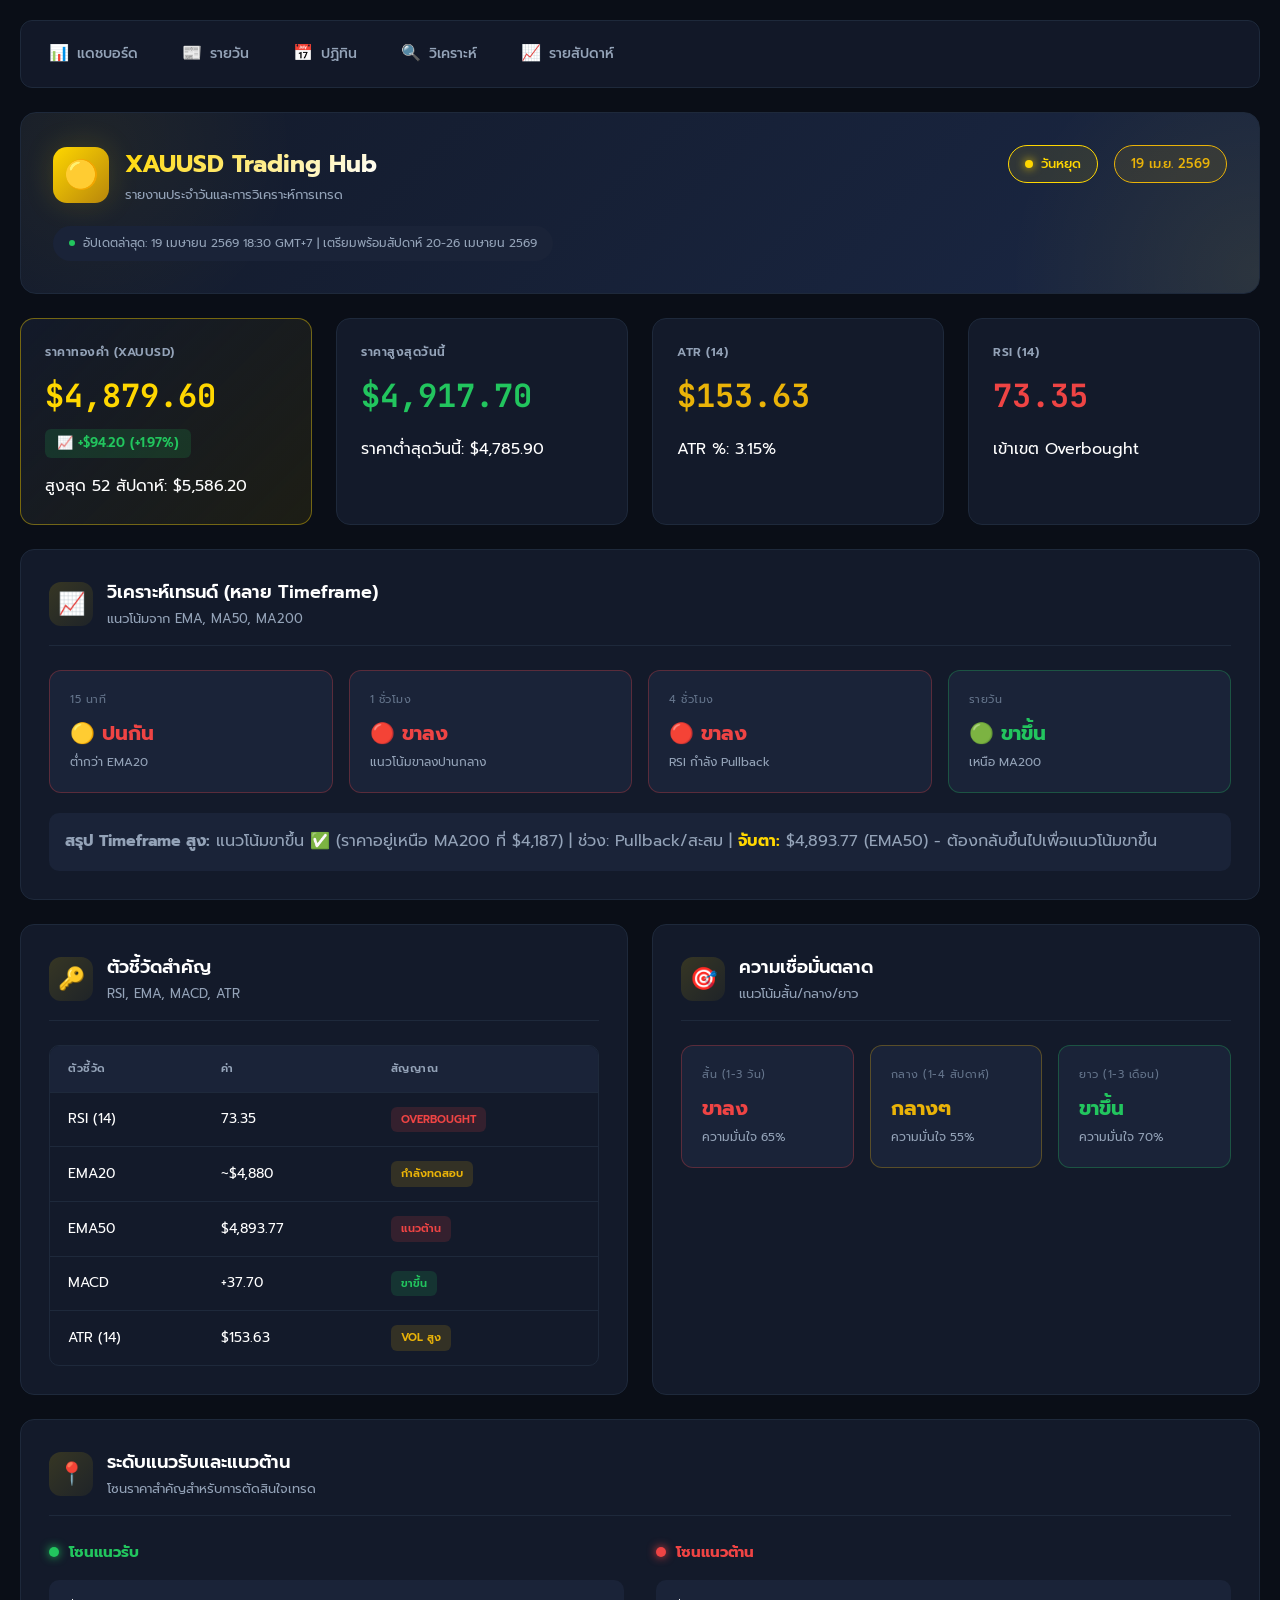
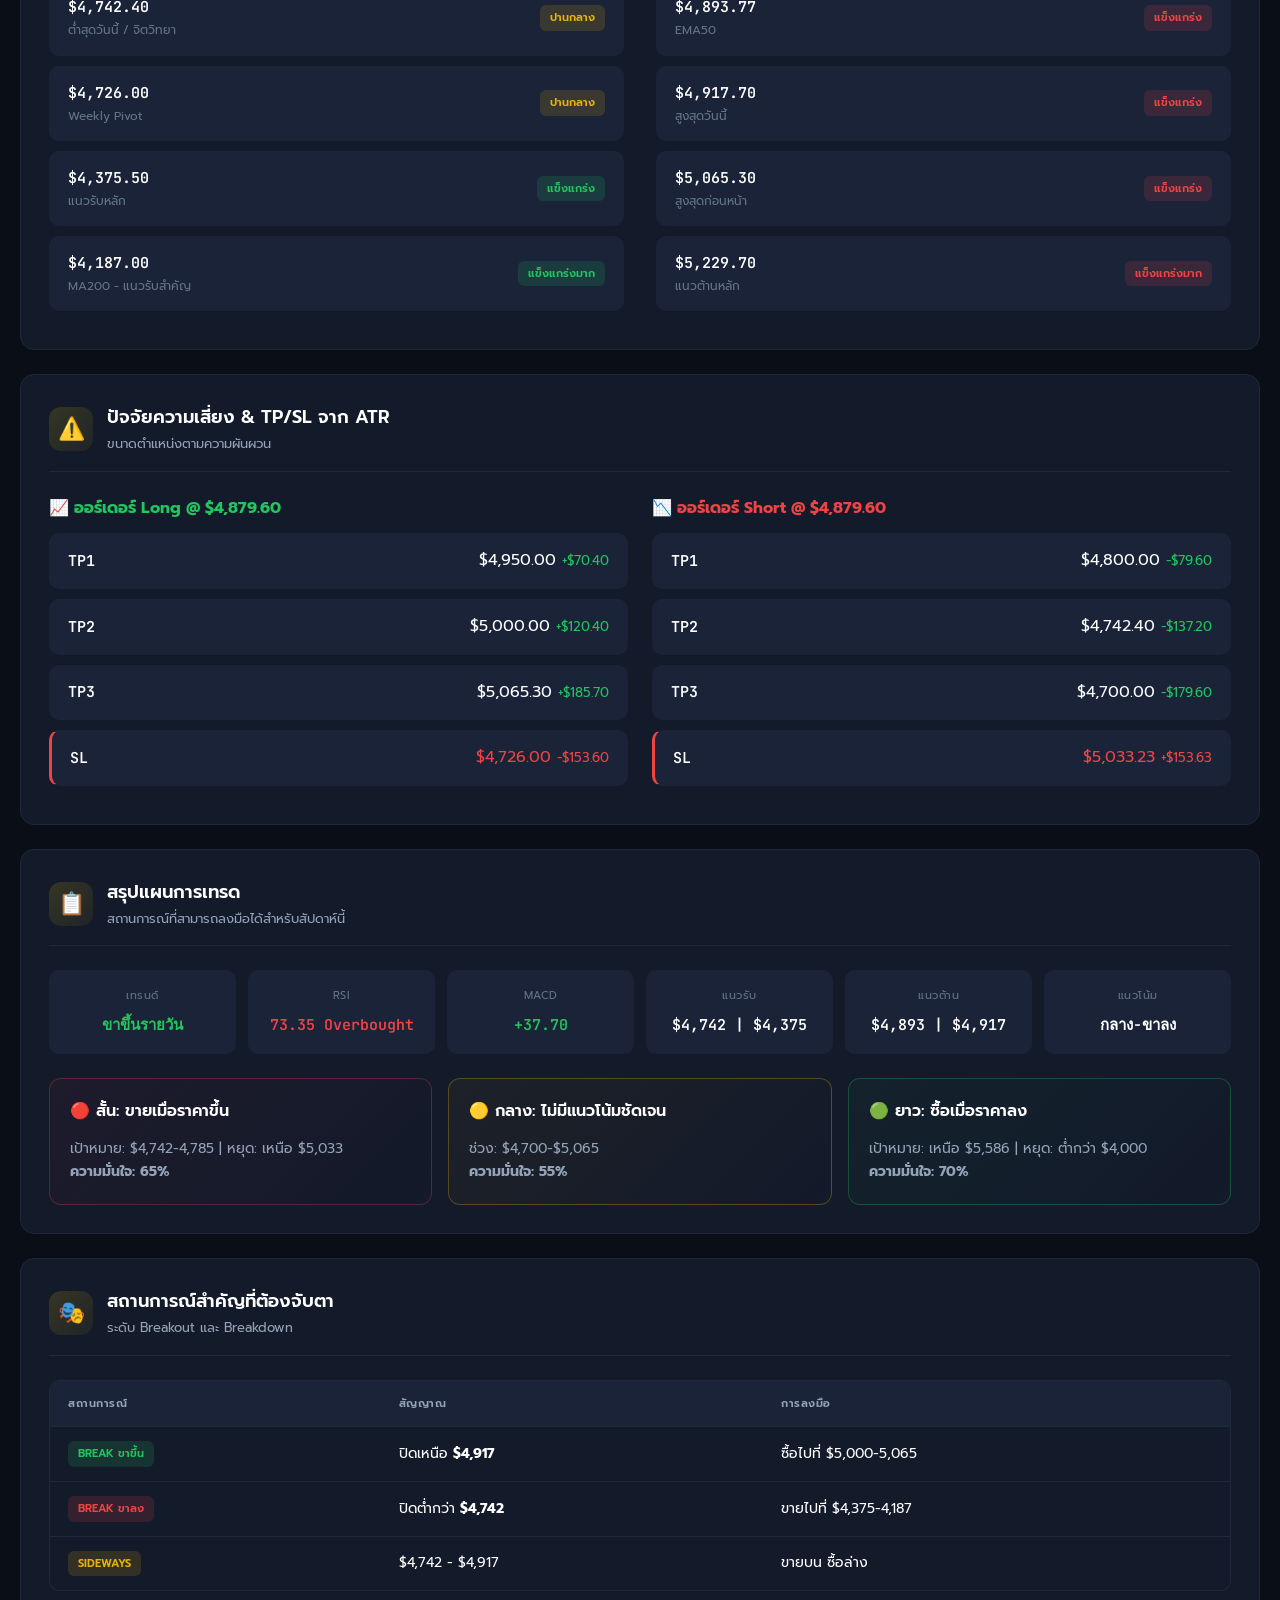
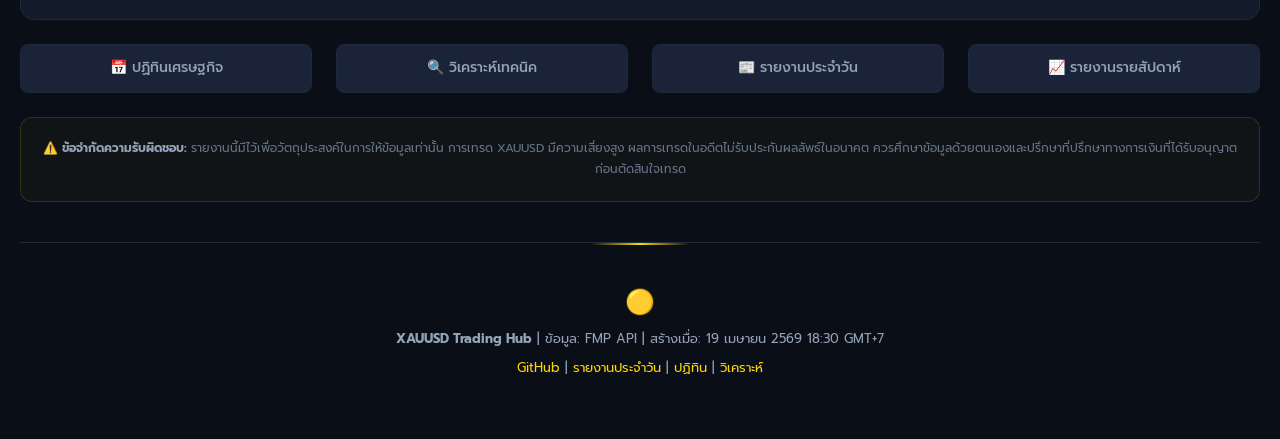
<file: index.html>
<!DOCTYPE html>
<html lang="th">
<head>
    <meta name="theme-color" content="#0a0e17">
    <meta name="mobile-web-app-capable" content="yes">
    <meta name="apple-mobile-web-app-capable" content="yes">
    <meta name="apple-mobile-web-app-status-bar-style" content="black-translucent">
    <meta name="apple-mobile-web-app-title" content="ทองคำ Trading">
    <meta name="application-name" content="XAUUSD Trading Hub">
    <meta name="msapplication-TileColor" content="#0a0e17">
    <link rel="manifest" href="manifest.json">
    <link rel="apple-touch-icon" href="pwa/icon-192x192.png">
    <meta charset="UTF-8">
    <meta name="viewport" content="width=device-width, initial-scale=1.0">
    <title>📊 XAUUSD Daily Briefing - Trading Hub</title>
    <link href="https://fonts.googleapis.com/css2?family=Prompt:wght@400;500;600;700&family=JetBrains+Mono:wght@400;500&display=swap" rel="stylesheet">
    <link href="assets/css/style.css" rel="stylesheet">
    <script src="assets/components/ui-components.js" defer></script>
    <script src="assets/js/main.js" defer></script>
</head>
<body>
    <div class="container">
        <!-- Navigation -->
        <nav class="nav">
            <a href="index.html" class="active"><span class="icon">📊</span><span class="text">แดชบอร์ด</span></a>
            <a href="daily-briefings.html"><span class="icon">📰</span><span class="text">รายวัน</span></a>
            <a href="economic-calendar.html"><span class="icon">📅</span><span class="text">ปฏิทิน</span></a>
            <a href="gold-analysis.html"><span class="icon">🔍</span><span class="text">วิเคราะห์</span></a>
            <a href="weekly-reports.html"><span class="icon">📈</span><span class="text">รายสัปดาห์</span></a>
        </nav>

        <!-- Header -->
        <header class="header">
            <div class="header-top">
                <div class="logo">
                    <div class="logo-icon">🟡</div>
                    <div class="logo-text">
                        <h1>XAUUSD Trading Hub</h1>
                        <p>รายงานประจำวันและการวิเคราะห์การเทรด</p>
                    </div>
                </div>
                <div class="header-badge">
                    <span class="badge badge-gold">
                        <span class="status-dot gold"></span>
                        วันหยุด
                    </span>
                    <span class="badge badge-neutral">
                        19 เม.ย. 2569
                    </span>
                </div>
            </div>
            <div class="update-badge">
                อัปเดตล่าสุด: 19 เมษายน 2569 18:30 GMT+7 | เตรียมพร้อมสัปดาห์ 20-26 เมษายน 2569
            </div>
        </header>

        <!-- Price Hero -->
        <div class="grid grid-4" style="margin-bottom: 24px;">
            <div class="price-card gold">
                <div class="price-label">ราคาทองคำ (XAUUSD)</div>
                <div class="price-value">$4,879.60</div>
                <div class="price-change up">📈 +$94.20 (+1.97%)</div>
                <div class="price-meta">
                    <span>สูงสุด 52 สัปดาห์: $5,586.20</span>
                </div>
            </div>
            <div class="price-card">
                <div class="price-label">ราคาสูงสุดวันนี้</div>
                <div class="price-value" style="color: var(--bullish);">$4,917.70</div>
                <div class="price-meta"><span>ราคาต่ำสุดวันนี้: $4,785.90</span></div>
            </div>
            <div class="price-card">
                <div class="price-label">ATR (14)</div>
                <div class="price-value" style="color: var(--neutral);">$153.63</div>
                <div class="price-meta"><span>ATR %: 3.15%</span></div>
            </div>
            <div class="price-card">
                <div class="price-label">RSI (14)</div>
                <div class="price-value" style="color: var(--bearish);">73.35</div>
                <div class="price-meta"><span>เข้าเขต Overbought</span></div>
            </div>
        </div>

        <!-- Trend Analysis -->
        <section class="section">
            <div class="section-header">
                <div class="section-icon">📈</div>
                <div>
                    <h2 class="section-title">วิเคราะห์เทรนด์ (หลาย Timeframe)</h2>
                    <p class="section-subtitle">แนวโน้มจาก EMA, MA50, MA200</p>
                </div>
            </div>

            <div class="card-grid">
                <div class="card bearish">
                    <div class="card-label">15 นาที</div>
                    <div class="card-value bear">🟡 ปนกัน</div>
                    <div class="card-sub">ต่ำกว่า EMA20</div>
                </div>
                <div class="card bearish">
                    <div class="card-label">1 ชั่วโมง</div>
                    <div class="card-value bear">🔴 ขาลง</div>
                    <div class="card-sub">แนวโน้มขาลงปานกลาง</div>
                </div>
                <div class="card bearish">
                    <div class="card-label">4 ชั่วโมง</div>
                    <div class="card-value bear">🔴 ขาลง</div>
                    <div class="card-sub">RSI กำลัง Pullback</div>
                </div>
                <div class="card bullish">
                    <div class="card-label">รายวัน</div>
                    <div class="card-value bull">🟢 ขาขึ้น</div>
                    <div class="card-sub">เหนือ MA200</div>
                </div>
            </div>

            <div style="margin-top: 20px; padding: 16px; background: var(--bg-card-hover); border-radius: 10px;">
                <p style="color: var(--text-secondary);">
                    <strong>สรุป Timeframe สูง:</strong> แนวโน้มขาขึ้น ✅ (ราคาอยู่เหนือ MA200 ที่ $4,187) | ช่วง: Pullback/สะสม | 
                    <strong style="color: var(--gold);">จับตา:</strong> $4,893.77 (EMA50) - ต้องกลับขึ้นไปเพื่อแนวโน้มขาขึ้น
                </p>
            </div>
        </section>

        <!-- Key Indicators & Sentiment -->
        <div class="grid grid-2">
            <section class="section">
                <div class="section-header">
                    <div class="section-icon">🔑</div>
                    <div>
                        <h2 class="section-title">ตัวชี้วัดสำคัญ</h2>
                        <p class="section-subtitle">RSI, EMA, MACD, ATR</p>
                    </div>
                </div>
                <div class="table-wrapper">
                    <table class="table">
                        <thead>
                            <tr>
                                <th>ตัวชี้วัด</th>
                                <th>ค่า</th>
                                <th>สัญญาณ</th>
                            </tr>
                        </thead>
                        <tbody>
                            <tr><td>RSI (14)</td><td>73.35</td><td><span class="tag tag-bear">Overbought</span></td></tr>
                            <tr><td>EMA20</td><td>~$4,880</td><td><span class="tag tag-neutral">กำลังทดสอบ</span></td></tr>
                            <tr><td>EMA50</td><td>$4,893.77</td><td><span class="tag tag-bear">แนวต้าน</span></td></tr>
                            <tr><td>MACD</td><td>+37.70</td><td><span class="tag tag-bull">ขาขึ้น</span></td></tr>
                            <tr><td>ATR (14)</td><td>$153.63</td><td><span class="tag tag-neutral">Vol สูง</span></td></tr>
                        </tbody>
                    </table>
                </div>
            </section>

            <section class="section">
                <div class="section-header">
                    <div class="section-icon">🎯</div>
                    <div>
                        <h2 class="section-title">ความเชื่อมั่นตลาด</h2>
                        <p class="section-subtitle">แนวโน้มสั้น/กลาง/ยาว</p>
                    </div>
                </div>
                <div class="card-grid">
                    <div class="card bearish">
                        <div class="card-label">สั้น (1-3 วัน)</div>
                        <div class="card-value bear">ขาลง</div>
                        <div class="card-sub">ความมั่นใจ 65%</div>
                    </div>
                    <div class="card neutral">
                        <div class="card-label">กลาง (1-4 สัปดาห์)</div>
                        <div class="card-value neutral">กลางๆ</div>
                        <div class="card-sub">ความมั่นใจ 55%</div>
                    </div>
                    <div class="card bullish">
                        <div class="card-label">ยาว (1-3 เดือน)</div>
                        <div class="card-value bull">ขาขึ้น</div>
                        <div class="card-sub">ความมั่นใจ 70%</div>
                    </div>
                </div>
            </section>
        </div>

        <!-- Support & Resistance -->
        <section class="section">
            <div class="section-header">
                <div class="section-icon">📍</div>
                <div>
                    <h2 class="section-title">ระดับแนวรับและแนวต้าน</h2>
                    <p class="section-subtitle">โซนราคาสำคัญสำหรับการตัดสินใจเทรด</p>
                </div>
            </div>
            <div class="levels-grid">
                <div class="levels-column support">
                    <h4><span class="dot"></span> โซนแนวรับ</h4>
                    <div class="level-item">
                        <div><div class="level-price">$4,742.40</div><div class="level-type">ต่ำสุดวันนี้ / จิตวิทยา</div></div>
                        <span class="tag tag-neutral">ปานกลาง</span>
                    </div>
                    <div class="level-item">
                        <div><div class="level-price">$4,726.00</div><div class="level-type">Weekly Pivot</div></div>
                        <span class="tag tag-neutral">ปานกลาง</span>
                    </div>
                    <div class="level-item">
                        <div><div class="level-price">$4,375.50</div><div class="level-type">แนวรับหลัก</div></div>
                        <span class="tag tag-bull">แข็งแกร่ง</span>
                    </div>
                    <div class="level-item">
                        <div><div class="level-price">$4,187.00</div><div class="level-type">MA200 - แนวรับสำคัญ</div></div>
                        <span class="tag tag-bull">แข็งแกร่งมาก</span>
                    </div>
                </div>
                <div class="levels-column resistance">
                    <h4><span class="dot"></span> โซนแนวต้าน</h4>
                    <div class="level-item">
                        <div><div class="level-price">$4,893.77</div><div class="level-type">EMA50</div></div>
                        <span class="tag tag-bear">แข็งแกร่ง</span>
                    </div>
                    <div class="level-item">
                        <div><div class="level-price">$4,917.70</div><div class="level-type">สูงสุดวันนี้</div></div>
                        <span class="tag tag-bear">แข็งแกร่ง</span>
                    </div>
                    <div class="level-item">
                        <div><div class="level-price">$5,065.30</div><div class="level-type">สูงสุดก่อนหน้า</div></div>
                        <span class="tag tag-bear">แข็งแกร่ง</span>
                    </div>
                    <div class="level-item">
                        <div><div class="level-price">$5,229.70</div><div class="level-type">แนวต้านหลัก</div></div>
                        <span class="tag tag-bear">แข็งแกร่งมาก</span>
                    </div>
                </div>
            </div>
        </section>

        <!-- TP/SL Levels -->
        <section class="section">
            <div class="section-header">
                <div class="section-icon">⚠️</div>
                <div>
                    <h2 class="section-title">ปัจจัยความเสี่ยง & TP/SL จาก ATR</h2>
                    <p class="section-subtitle">ขนาดตำแหน่งตามความผันผวน</p>
                </div>
            </div>
            <div class="grid grid-2">
                <div>
                    <h4 style="color: var(--bullish); margin-bottom: 12px;">📈 ออร์เดอร์ Long @ $4,879.60</h4>
                    <div class="level-item">
                        <span class="level-price">TP1</span>
                        <span>$4,950.00 <small style="color: var(--bullish);">+$70.40</small></span>
                    </div>
                    <div class="level-item">
                        <span class="level-price">TP2</span>
                        <span>$5,000.00 <small style="color: var(--bullish);">+$120.40</small></span>
                    </div>
                    <div class="level-item">
                        <span class="level-price">TP3</span>
                        <span>$5,065.30 <small style="color: var(--bullish);">+$185.70</small></span>
                    </div>
                    <div class="level-item" style="border-left: 3px solid var(--bearish);">
                        <span class="level-price">SL</span>
                        <span style="color: var(--bearish);">$4,726.00 <small>-$153.60</small></span>
                    </div>
                </div>
                <div>
                    <h4 style="color: var(--bearish); margin-bottom: 12px;">📉 ออร์เดอร์ Short @ $4,879.60</h4>
                    <div class="level-item">
                        <span class="level-price">TP1</span>
                        <span>$4,800.00 <small style="color: var(--bullish);">-$79.60</small></span>
                    </div>
                    <div class="level-item">
                        <span class="level-price">TP2</span>
                        <span>$4,742.40 <small style="color: var(--bullish);">-$137.20</small></span>
                    </div>
                    <div class="level-item">
                        <span class="level-price">TP3</span>
                        <span>$4,700.00 <small style="color: var(--bullish);">-$179.60</small></span>
                    </div>
                    <div class="level-item" style="border-left: 3px solid var(--bearish);">
                        <span class="level-price">SL</span>
                        <span style="color: var(--bearish);">$5,033.23 <small>+$153.63</small></span>
                    </div>
                </div>
            </div>
        </section>

        <!-- Trading Plan Summary -->
        <section class="section">
            <div class="section-header">
                <div class="section-icon">📋</div>
                <div>
                    <h2 class="section-title">สรุปแผนการเทรด</h2>
                    <p class="section-subtitle">สถานการณ์ที่สามารถลงมือได้สำหรับสัปดาห์นี้</p>
                </div>
            </div>

            <div class="summary-grid" style="margin-bottom: 24px;">
                <div class="summary-item">
                    <div class="summary-label">เทรนด์</div>
                    <div class="summary-value bull">ขาขึ้นรายวัน</div>
                </div>
                <div class="summary-item">
                    <div class="summary-label">RSI</div>
                    <div class="summary-value bear">73.35 Overbought</div>
                </div>
                <div class="summary-item">
                    <div class="summary-label">MACD</div>
                    <div class="summary-value bull">+37.70</div>
                </div>
                <div class="summary-item">
                    <div class="summary-label">แนวรับ</div>
                    <div class="summary-value">$4,742 | $4,375</div>
                </div>
                <div class="summary-item">
                    <div class="summary-label">แนวต้าน</div>
                    <div class="summary-value">$4,893 | $4,917</div>
                </div>
                <div class="summary-item">
                    <div class="summary-label">แนวโน้ม</div>
                    <div class="summary-value">กลาง-ขาลง</div>
                </div>
            </div>

            <div class="scenario-grid">
                <div class="scenario-item bear">
                    <div class="scenario-title">🔴 สั้น: ขายเมื่อราคาขึ้น</div>
                    <div class="scenario-content">
                        เป้าหมาย: $4,742-4,785 | หยุด: เหนือ $5,033<br>
                        <strong>ความมั่นใจ: 65%</strong>
                    </div>
                </div>
                <div class="scenario-item neutral">
                    <div class="scenario-title">🟡 กลาง: ไม่มีแนวโน้มชัดเจน</div>
                    <div class="scenario-content">
                        ช่วง: $4,700-$5,065<br>
                        <strong>ความมั่นใจ: 55%</strong>
                    </div>
                </div>
                <div class="scenario-item bull">
                    <div class="scenario-title">🟢 ยาว: ซื้อเมื่อราคาลง</div>
                    <div class="scenario-content">
                        เป้าหมาย: เหนือ $5,586 | หยุด: ต่ำกว่า $4,000<br>
                        <strong>ความมั่นใจ: 70%</strong>
                    </div>
                </div>
            </div>
        </section>

        <!-- Key Scenarios -->
        <section class="section">
            <div class="section-header">
                <div class="section-icon">🎭</div>
                <div>
                    <h2 class="section-title">สถานการณ์สำคัญที่ต้องจับตา</h2>
                    <p class="section-subtitle">ระดับ Breakout และ Breakdown</p>
                </div>
            </div>
            <div class="table-wrapper">
                <table class="table">
                    <thead>
                        <tr>
                            <th>สถานการณ์</th>
                            <th>สัญญาณ</th>
                            <th>การลงมือ</th>
                        </tr>
                    </thead>
                    <tbody>
                        <tr>
                            <td><span class="tag tag-bull">Break ขาขึ้น</span></td>
                            <td>ปิดเหนือ <strong>$4,917</strong></td>
                            <td>ซื้อไปที่ $5,000-5,065</td>
                        </tr>
                        <tr>
                            <td><span class="tag tag-bear">Break ขาลง</span></td>
                            <td>ปิดต่ำกว่า <strong>$4,742</strong></td>
                            <td>ขายไปที่ $4,375-4,187</td>
                        </tr>
                        <tr>
                            <td><span class="tag tag-neutral">Sideways</span></td>
                            <td>$4,742 - $4,917</td>
                            <td>ขายบน ซื้อล่าง</td>
                        </tr>
                    </tbody>
                </table>
            </div>
        </section>

        <!-- Navigation Cards -->
        <div class="grid grid-4" style="margin-top: 24px;">
            <a href="economic-calendar.html" class="btn btn-secondary" style="justify-content: center;">
                📅 ปฏิทินเศรษฐกิจ
            </a>
            <a href="gold-analysis.html" class="btn btn-secondary" style="justify-content: center;">
                🔍 วิเคราะห์เทคนิค
            </a>
            <a href="daily-briefings.html" class="btn btn-secondary" style="justify-content: center;">
                📰 รายงานประจำวัน
            </a>
            <a href="weekly-reports.html" class="btn btn-secondary" style="justify-content: center;">
                📈 รายงานรายสัปดาห์
            </a>
        </div>

        <!-- Disclaimer -->
        <div class="disclaimer">
            ⚠️ <strong>ข้อจำกัดความรับผิดชอบ:</strong> รายงานนี้มีไว้เพื่อวัตถุประสงค์ในการให้ข้อมูลเท่านั้น 
            การเทรด XAUUSD มีความเสี่ยงสูง ผลการเทรดในอดีตไม่รับประกันผลลัพธ์ในอนาคต 
            ควรศึกษาข้อมูลด้วยตนเองและปรึกษาที่ปรึกษาทางการเงินที่ได้รับอนุญาตก่อนตัดสินใจเทรด
        </div>

        <!-- Footer -->
        <footer class="footer">
            <div class="footer-logo">🟡</div>
            <p class="footer-text">
                <strong>XAUUSD Trading Hub</strong> | ข้อมูล: FMP API | สร้างเมื่อ: 19 เมษายน 2569 18:30 GMT+7
            </p>
            <p class="footer-text" style="margin-top: 8px;">
                <a href="https://github.com/BassSG/xauusd-trading-hub" target="_blank">GitHub</a> | 
                <a href="daily-briefings.html">รายงานประจำวัน</a> | 
                <a href="economic-calendar.html">ปฏิทิน</a> | 
                <a href="gold-analysis.html">วิเคราะห์</a>
            </p>
        </footer>
    </div>
    <script src="assets/js/pwa.js" defer></script>
    <!-- Install Banner -->
    <div id="install-banner" class="install-banner">
        <div class="install-banner-text">
            <div class="install-banner-title">📱 ติดตั้งแอปบนมือถือ</div>
            <div class="install-banner-sub">เข้าถึงเร็วขึ้น ใช้แบบ Offline ได้</div>
        </div>
        <button id="install-btn" class="install-banner-btn">ติดตั้ง</button>
        <button id="install-close" class="install-banner-close">✕</button>
    </div>

    <!-- Splash Screen -->
    <div id="splash-screen" class="splash-screen">
        <div class="splash-icon">🟡</div>
        <div class="splash-title">XAUUSD Trading Hub</div>
        <div class="splash-subtitle">กำลังโหลด...</div>
    </div>
</body>
</html>
</file>
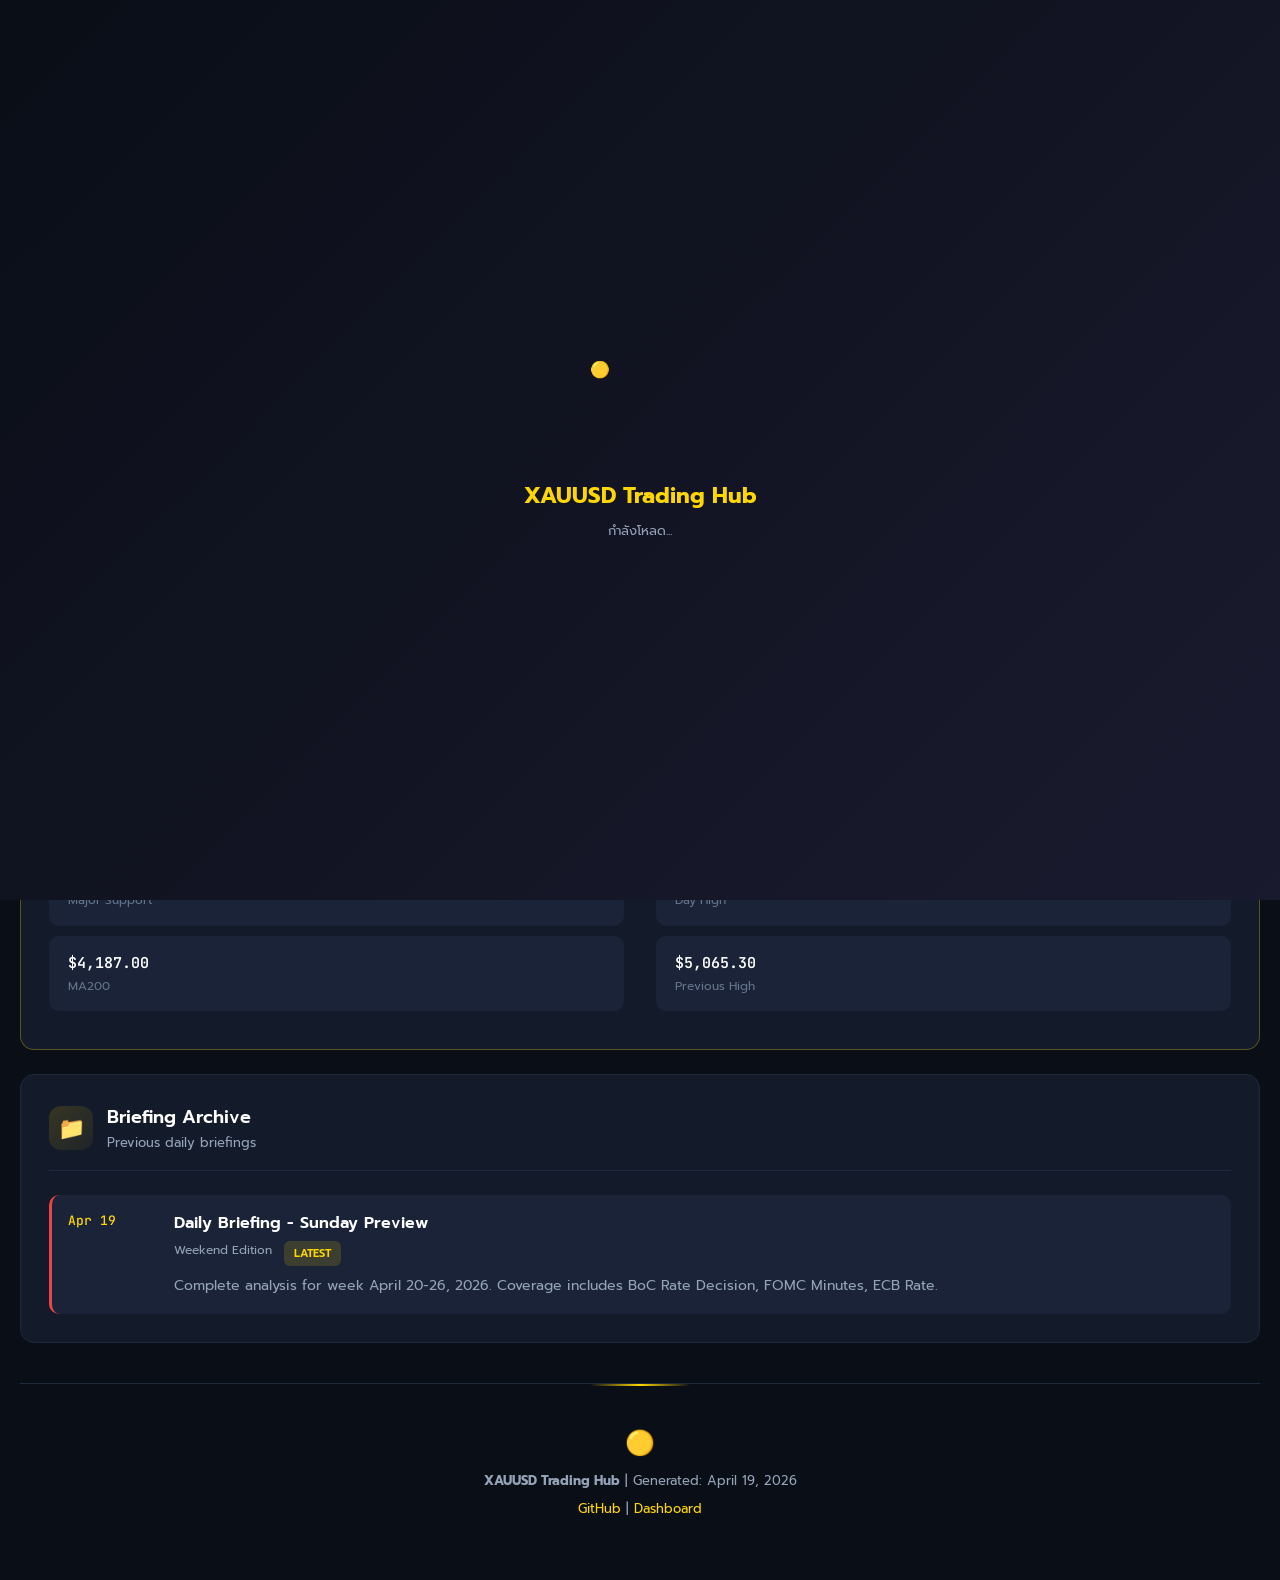
<file: daily-briefings.html>
<!DOCTYPE html>
<html lang="th">
<head>
    <meta name="theme-color" content="#0a0e17">
    <meta name="mobile-web-app-capable" content="yes">
    <meta name="apple-mobile-web-app-capable" content="yes">
    <meta name="apple-mobile-web-app-status-bar-style" content="black-translucent">
    <meta name="apple-mobile-web-app-title" content="ทองคำ Trading">
    <meta name="application-name" content="XAUUSD Trading Hub">
    <meta name="msapplication-TileColor" content="#0a0e17">
    <link rel="manifest" href="manifest.json">
    <link rel="apple-touch-icon" href="pwa/icon-192x192.png">
    <meta charset="UTF-8">
    <meta name="viewport" content="width=device-width, initial-scale=1.0">
    <title>📰 Daily Briefings - XAUUSD Trading Hub</title>
    <link href="https://fonts.googleapis.com/css2?family=Prompt:wght@400;500;600;700&family=JetBrains+Mono:wght@400;500&display=swap" rel="stylesheet">
    <link href="assets/css/style.css" rel="stylesheet">
    <script src="assets/components/ui-components.js" defer></script>
    <script src="assets/js/main.js" defer></script>
</head>
<body>
    <div class="container">
        <!-- Navigation -->
        <nav class="nav">
            <a href="index.html"><span class="icon">📊</span><span class="text">Dashboard</span></a>
            <a href="daily-briefings.html" class="active"><span class="icon">📰</span><span class="text">Daily</span></a>
            <a href="economic-calendar.html"><span class="icon">📅</span><span class="text">Calendar</span></a>
            <a href="gold-analysis.html"><span class="icon">🔍</span><span class="text">Analysis</span></a>
            <a href="weekly-reports.html"><span class="icon">📈</span><span class="text">Weekly</span></a>
        </nav>

        <!-- Header -->
        <header class="header">
            <div class="header-top">
                <div class="logo">
                    <div class="logo-icon">📰</div>
                    <div class="logo-text">
                        <h1>Daily Briefings</h1>
                        <p>Complete XAUUSD Trading Analysis</p>
                    </div>
                </div>
                <div class="header-badge">
                    <span class="badge badge-gold">
                        <span class="status-dot gold"></span>
                        Latest
                    </span>
                    <span class="badge badge-neutral">
                        April 19, 2026
                    </span>
                </div>
            </div>
        </header>

        <!-- Latest Briefing Preview -->
        <section class="section" style="border-color: rgba(255, 215, 0, 0.3);">
            <div class="section-header">
                <div class="section-icon">⭐</div>
                <div>
                    <h2 class="section-title">Latest Daily Briefing</h2>
                    <p class="section-subtitle">April 19, 2026 - Weekend Analysis</p>
                </div>
                <a href="index.html" class="btn btn-primary" style="margin-left: auto;">
                    📊 View Full Dashboard
                </a>
            </div>

            <!-- Quick Summary -->
            <div class="grid grid-4" style="margin-bottom: 24px;">
                <div class="price-card gold">
                    <div class="price-label">XAUUSD Price</div>
                    <div class="price-value">$4,879.60</div>
                    <div class="price-change up">📈 +1.97%</div>
                </div>
                <div class="price-card">
                    <div class="price-label">RSI (14)</div>
                    <div class="price-value" style="color: var(--bearish);">73.35</div>
                    <div class="price-meta"><span>Overbought</span></div>
                </div>
                <div class="price-card">
                    <div class="price-label">ATR (14)</div>
                    <div class="price-value" style="color: var(--neutral);">$153.63</div>
                    <div class="price-meta"><span>High Volatility</span></div>
                </div>
                <div class="price-card">
                    <div class="price-label">Weekly Bias</div>
                    <div class="price-value" style="color: var(--neutral);">NEUTRAL</div>
                    <div class="price-meta"><span>65% Confidence</span></div>
                </div>
            </div>

            <!-- Trend Summary -->
            <div class="card-grid" style="margin-bottom: 24px;">
                <div class="card bearish">
                    <div class="card-label">15 Min</div>
                    <div class="card-value bear">🟡</div>
                    <div class="card-sub">Mixed - Below EMA20</div>
                </div>
                <div class="card bearish">
                    <div class="card-label">1 Hour</div>
                    <div class="card-value bear">🔴</div>
                    <div class="card-sub">Bearish - Moderate</div>
                </div>
                <div class="card bearish">
                    <div class="card-label">4 Hours</div>
                    <div class="card-value bear">🔴</div>
                    <div class="card-sub">Bearish - RSI Pullback</div>
                </div>
                <div class="card bullish">
                    <div class="card-label">Daily</div>
                    <div class="card-value bull">🟢</div>
                    <div class="card-sub">Bullish - Strong</div>
                </div>
            </div>

            <!-- Key Levels -->
            <div class="levels-grid">
                <div class="levels-column support">
                    <h4><span class="dot"></span> Support</h4>
                    <div class="level-item">
                        <div><div class="level-price">$4,742.40</div><div class="level-type">Daily Low</div></div>
                    </div>
                    <div class="level-item">
                        <div><div class="level-price">$4,375.50</div><div class="level-type">Major Support</div></div>
                    </div>
                    <div class="level-item">
                        <div><div class="level-price">$4,187.00</div><div class="level-type">MA200</div></div>
                    </div>
                </div>
                <div class="levels-column resistance">
                    <h4><span class="dot"></span> Resistance</h4>
                    <div class="level-item">
                        <div><div class="level-price">$4,893.77</div><div class="level-type">EMA50</div></div>
                    </div>
                    <div class="level-item">
                        <div><div class="level-price">$4,917.70</div><div class="level-type">Day High</div></div>
                    </div>
                    <div class="level-item">
                        <div><div class="level-price">$5,065.30</div><div class="level-type">Previous High</div></div>
                    </div>
                </div>
            </div>
        </section>

        <!-- Briefing Archive -->
        <section class="section">
            <div class="section-header">
                <div class="section-icon">📁</div>
                <div>
                    <h2 class="section-title">Briefing Archive</h2>
                    <p class="section-subtitle">Previous daily briefings</p>
                </div>
            </div>

            <div class="event-list">
                <div class="event-item high">
                    <div class="event-time">Apr 19</div>
                    <div class="event-content">
                        <div class="event-name">Daily Briefing - Sunday Preview</div>
                        <div class="event-meta">
                            <span>Weekend Edition</span>
                            <span class="tag tag-gold">Latest</span>
                        </div>
                        <div class="scenario-content" style="margin-top: 8px;">
                            Complete analysis for week April 20-26, 2026. Coverage includes BoC Rate Decision, FOMC Minutes, ECB Rate.
                        </div>
                    </div>
                </div>
            </div>
        </section>

        <!-- Footer -->
        <footer class="footer">
            <div class="footer-logo">🟡</div>
            <p class="footer-text">
                <strong>XAUUSD Trading Hub</strong> | Generated: April 19, 2026
            </p>
            <p class="footer-text" style="margin-top: 8px;">
                <a href="https://github.com/BassSG/xauusd-trading-hub" target="_blank">GitHub</a> | 
                <a href="https://BassSG.github.io/xauusd-trading-hub/" target="_blank">Dashboard</a>
            </p>
        </footer>
    </div>
    <script src="assets/js/pwa.js" defer></script>
    <!-- Install Banner -->
    <div id="install-banner" class="install-banner">
        <div class="install-banner-text">
            <div class="install-banner-title">📱 ติดตั้งแอปบนมือถือ</div>
            <div class="install-banner-sub">เข้าถึงเร็วขึ้น ใช้แบบ Offline ได้</div>
        </div>
        <button id="install-btn" class="install-banner-btn">ติดตั้ง</button>
        <button id="install-close" class="install-banner-close">✕</button>
    </div>

    <!-- Splash Screen -->
    <div id="splash-screen" class="splash-screen">
        <div class="splash-icon">🟡</div>
        <div class="splash-title">XAUUSD Trading Hub</div>
        <div class="splash-subtitle">กำลังโหลด...</div>
    </div>
</body>
</html>
</file>
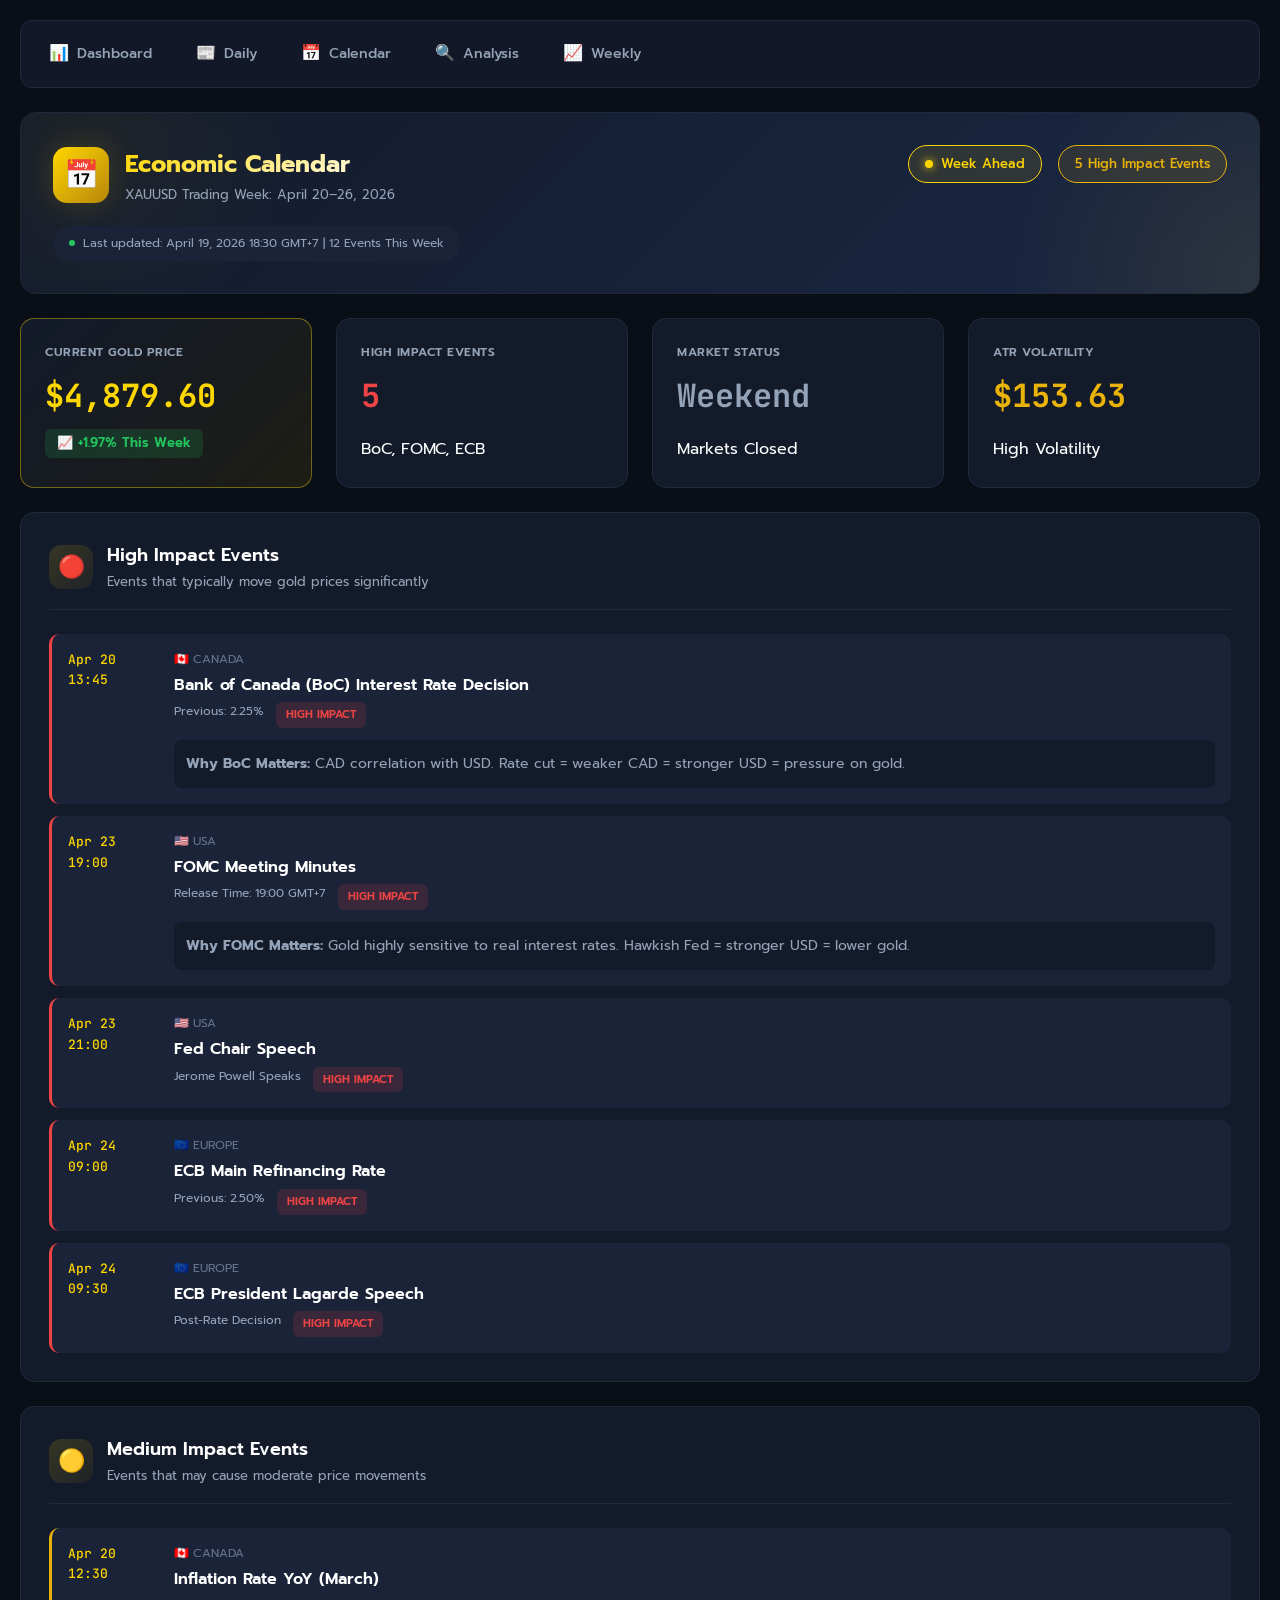
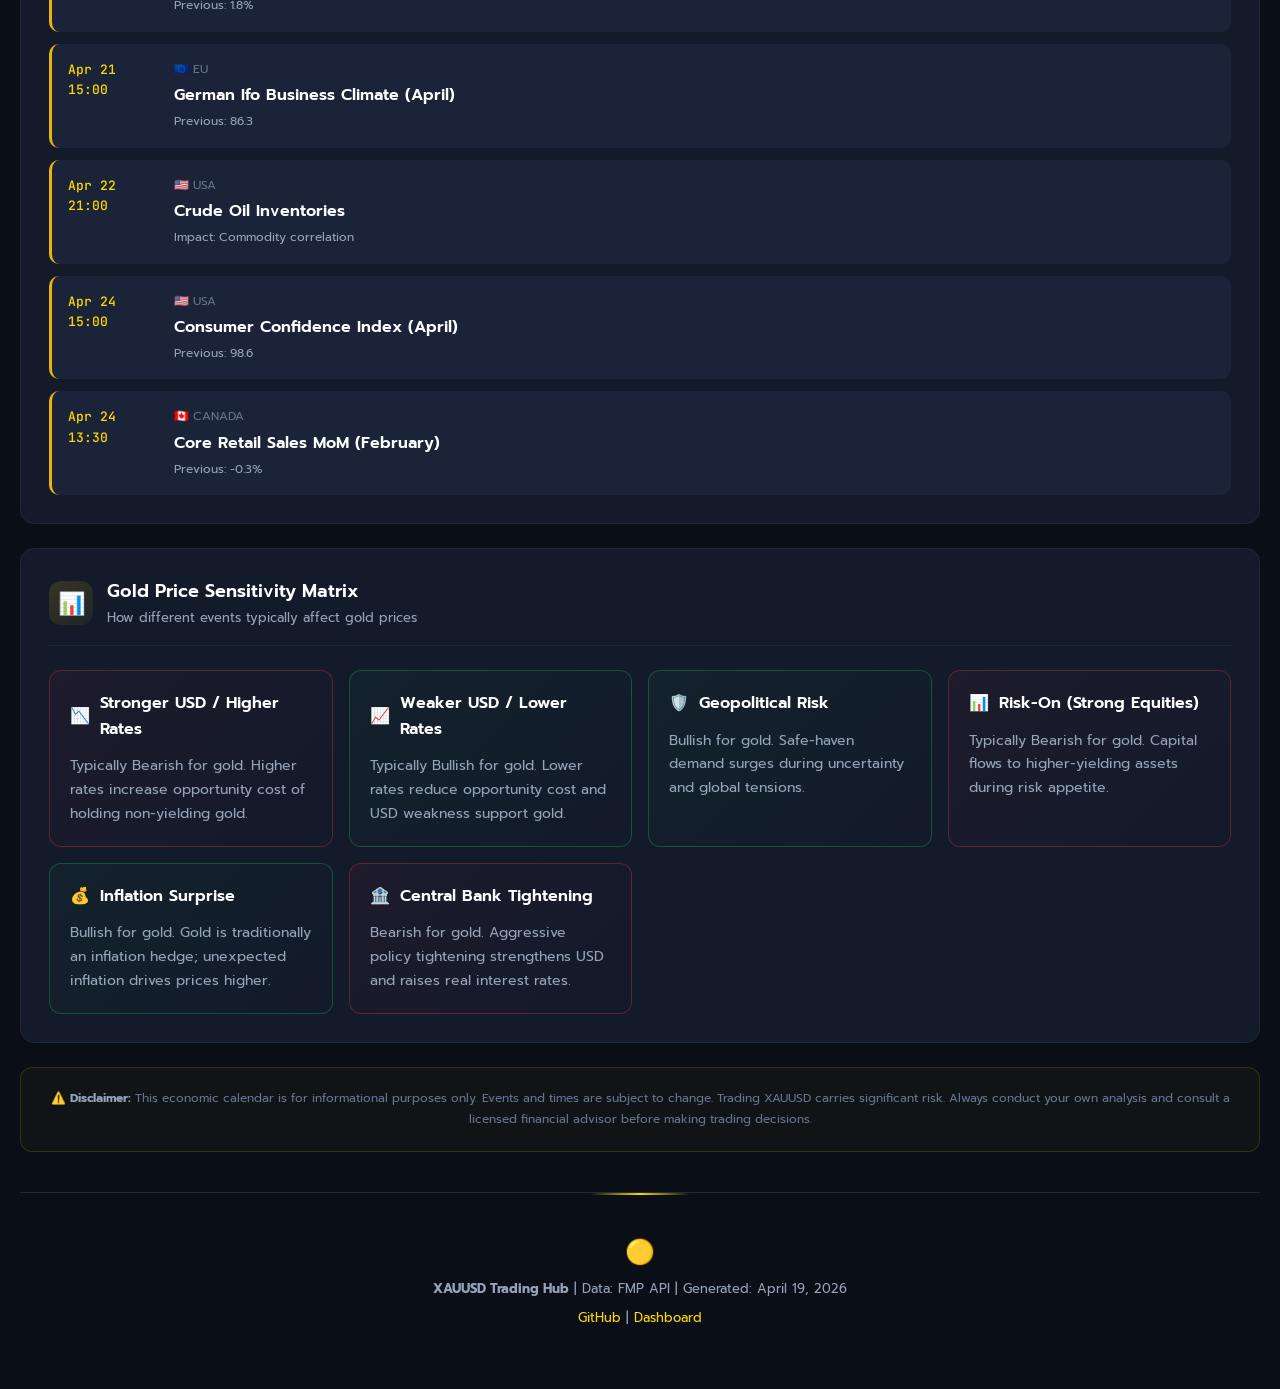
<file: economic-calendar.html>
<!DOCTYPE html>
<html lang="th">
<head>
    <meta name="theme-color" content="#0a0e17">
    <meta name="mobile-web-app-capable" content="yes">
    <meta name="apple-mobile-web-app-capable" content="yes">
    <meta name="apple-mobile-web-app-status-bar-style" content="black-translucent">
    <meta name="apple-mobile-web-app-title" content="ทองคำ Trading">
    <meta name="application-name" content="XAUUSD Trading Hub">
    <meta name="msapplication-TileColor" content="#0a0e17">
    <link rel="manifest" href="manifest.json">
    <link rel="apple-touch-icon" href="pwa/icon-192x192.png">
    <meta charset="UTF-8">
    <meta name="viewport" content="width=device-width, initial-scale=1.0">
    <title>📅 Economic Calendar - XAUUSD Trading Hub</title>
    <link href="https://fonts.googleapis.com/css2?family=Prompt:wght@400;500;600;700&family=JetBrains+Mono:wght@400;500&display=swap" rel="stylesheet">
    <link href="assets/css/style.css" rel="stylesheet">
    <script src="assets/components/ui-components.js" defer></script>
    <script src="assets/js/main.js" defer></script>
</head>
<body>
    <div class="container">
        <!-- Navigation -->
        <nav class="nav">
            <a href="index.html"><span class="icon">📊</span><span class="text">Dashboard</span></a>
            <a href="daily-briefings.html"><span class="icon">📰</span><span class="text">Daily</span></a>
            <a href="economic-calendar.html" class="active"><span class="icon">📅</span><span class="text">Calendar</span></a>
            <a href="gold-analysis.html"><span class="icon">🔍</span><span class="text">Analysis</span></a>
            <a href="weekly-reports.html"><span class="icon">📈</span><span class="text">Weekly</span></a>
        </nav>

        <!-- Header -->
        <header class="header">
            <div class="header-top">
                <div class="logo">
                    <div class="logo-icon">📅</div>
                    <div class="logo-text">
                        <h1>Economic Calendar</h1>
                        <p>XAUUSD Trading Week: April 20–26, 2026</p>
                    </div>
                </div>
                <div class="header-badge">
                    <span class="badge badge-gold">
                        <span class="status-dot gold"></span>
                        Week Ahead
                    </span>
                    <span class="badge badge-neutral">
                        5 High Impact Events
                    </span>
                </div>
            </div>
            <div class="update-badge">
                Last updated: April 19, 2026 18:30 GMT+7 | 12 Events This Week
            </div>
        </header>

        <!-- Quick Stats -->
        <div class="grid grid-4" style="margin-bottom: 24px;">
            <div class="price-card gold">
                <div class="price-label">Current Gold Price</div>
                <div class="price-value">$4,879.60</div>
                <div class="price-change up">📈 +1.97% This Week</div>
            </div>
            <div class="price-card">
                <div class="price-label">High Impact Events</div>
                <div class="price-value" style="color: var(--bearish);">5</div>
                <div class="price-meta"><span>BoC, FOMC, ECB</span></div>
            </div>
            <div class="price-card">
                <div class="price-label">Market Status</div>
                <div class="price-value" style="color: var(--text-secondary);">Weekend</div>
                <div class="price-meta"><span>Markets Closed</span></div>
            </div>
            <div class="price-card">
                <div class="price-label">ATR Volatility</div>
                <div class="price-value" style="color: var(--neutral);">$153.63</div>
                <div class="price-meta"><span>High Volatility</span></div>
            </div>
        </div>

        <!-- High Impact Events -->
        <section class="section">
            <div class="section-header">
                <div class="section-icon">🔴</div>
                <div>
                    <h2 class="section-title">High Impact Events</h2>
                    <p class="section-subtitle">Events that typically move gold prices significantly</p>
                </div>
            </div>

            <div class="event-list">
                <!-- Monday -->
                <div class="event-item high">
                    <div class="event-time">Apr 20<br>13:45</div>
                    <div class="event-content">
                        <div class="event-country">🇨🇦 CANADA</div>
                        <div class="event-name">Bank of Canada (BoC) Interest Rate Decision</div>
                        <div class="event-meta">
                            <span>Previous: 2.25%</span>
                            <span class="tag tag-bear">High Impact</span>
                        </div>
                        <div class="scenario-content" style="margin-top: 12px; padding: 12px; background: var(--bg-card); border-radius: 8px;">
                            <strong>Why BoC Matters:</strong> CAD correlation with USD. Rate cut = weaker CAD = stronger USD = pressure on gold.
                        </div>
                    </div>
                </div>

                <!-- Wednesday -->
                <div class="event-item high">
                    <div class="event-time">Apr 23<br>19:00</div>
                    <div class="event-content">
                        <div class="event-country">🇺🇸 USA</div>
                        <div class="event-name">FOMC Meeting Minutes</div>
                        <div class="event-meta">
                            <span>Release Time: 19:00 GMT+7</span>
                            <span class="tag tag-bear">High Impact</span>
                        </div>
                        <div class="scenario-content" style="margin-top: 12px; padding: 12px; background: var(--bg-card); border-radius: 8px;">
                            <strong>Why FOMC Matters:</strong> Gold highly sensitive to real interest rates. Hawkish Fed = stronger USD = lower gold.
                        </div>
                    </div>
                </div>

                <div class="event-item high">
                    <div class="event-time">Apr 23<br>21:00</div>
                    <div class="event-content">
                        <div class="event-country">🇺🇸 USA</div>
                        <div class="event-name">Fed Chair Speech</div>
                        <div class="event-meta">
                            <span>Jerome Powell Speaks</span>
                            <span class="tag tag-bear">High Impact</span>
                        </div>
                    </div>
                </div>

                <!-- Thursday -->
                <div class="event-item high">
                    <div class="event-time">Apr 24<br>09:00</div>
                    <div class="event-content">
                        <div class="event-country">🇪🇺 EUROPE</div>
                        <div class="event-name">ECB Main Refinancing Rate</div>
                        <div class="event-meta">
                            <span>Previous: 2.50%</span>
                            <span class="tag tag-bear">High Impact</span>
                        </div>
                    </div>
                </div>

                <div class="event-item high">
                    <div class="event-time">Apr 24<br>09:30</div>
                    <div class="event-content">
                        <div class="event-country">🇪🇺 EUROPE</div>
                        <div class="event-name">ECB President Lagarde Speech</div>
                        <div class="event-meta">
                            <span>Post-Rate Decision</span>
                            <span class="tag tag-bear">High Impact</span>
                        </div>
                    </div>
                </div>
            </div>
        </section>

        <!-- Medium Impact -->
        <section class="section">
            <div class="section-header">
                <div class="section-icon">🟡</div>
                <div>
                    <h2 class="section-title">Medium Impact Events</h2>
                    <p class="section-subtitle">Events that may cause moderate price movements</p>
                </div>
            </div>

            <div class="event-list">
                <div class="event-item medium">
                    <div class="event-time">Apr 20<br>12:30</div>
                    <div class="event-content">
                        <div class="event-country">🇨🇦 CANADA</div>
                        <div class="event-name">Inflation Rate YoY (March)</div>
                        <div class="event-meta"><span>Previous: 1.8%</span></div>
                    </div>
                </div>

                <div class="event-item medium">
                    <div class="event-time">Apr 21<br>15:00</div>
                    <div class="event-content">
                        <div class="event-country">🇪🇺 EU</div>
                        <div class="event-name">German Ifo Business Climate (April)</div>
                        <div class="event-meta"><span>Previous: 86.3</span></div>
                    </div>
                </div>

                <div class="event-item medium">
                    <div class="event-time">Apr 22<br>21:00</div>
                    <div class="event-content">
                        <div class="event-country">🇺🇸 USA</div>
                        <div class="event-name">Crude Oil Inventories</div>
                        <div class="event-meta"><span>Impact: Commodity correlation</span></div>
                    </div>
                </div>

                <div class="event-item medium">
                    <div class="event-time">Apr 24<br>15:00</div>
                    <div class="event-content">
                        <div class="event-country">🇺🇸 USA</div>
                        <div class="event-name">Consumer Confidence Index (April)</div>
                        <div class="event-meta"><span>Previous: 98.6</span></div>
                    </div>
                </div>

                <div class="event-item medium">
                    <div class="event-time">Apr 24<br>13:30</div>
                    <div class="event-content">
                        <div class="event-country">🇨🇦 CANADA</div>
                        <div class="event-name">Core Retail Sales MoM (February)</div>
                        <div class="event-meta"><span>Previous: -0.3%</span></div>
                    </div>
                </div>
            </div>
        </section>

        <!-- Gold Sensitivity Matrix -->
        <section class="section">
            <div class="section-header">
                <div class="section-icon">📊</div>
                <div>
                    <h2 class="section-title">Gold Price Sensitivity Matrix</h2>
                    <p class="section-subtitle">How different events typically affect gold prices</p>
                </div>
            </div>

            <div class="scenario-grid">
                <div class="scenario-item bear">
                    <div class="scenario-title">
                        <span>📉</span> Stronger USD / Higher Rates
                    </div>
                    <div class="scenario-content">Typically Bearish for gold. Higher rates increase opportunity cost of holding non-yielding gold.</div>
                </div>
                <div class="scenario-item bull">
                    <div class="scenario-title">
                        <span>📈</span> Weaker USD / Lower Rates
                    </div>
                    <div class="scenario-content">Typically Bullish for gold. Lower rates reduce opportunity cost and USD weakness support gold.</div>
                </div>
                <div class="scenario-item bull">
                    <div class="scenario-title">
                        <span>🛡️</span> Geopolitical Risk
                    </div>
                    <div class="scenario-content">Bullish for gold. Safe-haven demand surges during uncertainty and global tensions.</div>
                </div>
                <div class="scenario-item bear">
                    <div class="scenario-title">
                        <span>📊</span> Risk-On (Strong Equities)
                    </div>
                    <div class="scenario-content">Typically Bearish for gold. Capital flows to higher-yielding assets during risk appetite.</div>
                </div>
                <div class="scenario-item bull">
                    <div class="scenario-title">
                        <span>💰</span> Inflation Surprise
                    </div>
                    <div class="scenario-content">Bullish for gold. Gold is traditionally an inflation hedge; unexpected inflation drives prices higher.</div>
                </div>
                <div class="scenario-item bear">
                    <div class="scenario-title">
                        <span>🏦</span> Central Bank Tightening
                    </div>
                    <div class="scenario-content">Bearish for gold. Aggressive policy tightening strengthens USD and raises real interest rates.</div>
                </div>
            </div>
        </section>

        <!-- Disclaimer -->
        <div class="disclaimer">
            ⚠️ <strong>Disclaimer:</strong> This economic calendar is for informational purposes only. 
            Events and times are subject to change. Trading XAUUSD carries significant risk. 
            Always conduct your own analysis and consult a licensed financial advisor before making trading decisions.
        </div>

        <!-- Footer -->
        <footer class="footer">
            <div class="footer-logo">🟡</div>
            <p class="footer-text">
                <strong>XAUUSD Trading Hub</strong> | Data: FMP API | Generated: April 19, 2026
            </p>
            <p class="footer-text" style="margin-top: 8px;">
                <a href="https://github.com/BassSG/xauusd-trading-hub" target="_blank">GitHub</a> | 
                <a href="https://BassSG.github.io/xauusd-trading-hub/" target="_blank">Dashboard</a>
            </p>
        </footer>
    </div>
    <script src="assets/js/pwa.js" defer></script>
    <!-- Install Banner -->
    <div id="install-banner" class="install-banner">
        <div class="install-banner-text">
            <div class="install-banner-title">📱 ติดตั้งแอปบนมือถือ</div>
            <div class="install-banner-sub">เข้าถึงเร็วขึ้น ใช้แบบ Offline ได้</div>
        </div>
        <button id="install-btn" class="install-banner-btn">ติดตั้ง</button>
        <button id="install-close" class="install-banner-close">✕</button>
    </div>

    <!-- Splash Screen -->
    <div id="splash-screen" class="splash-screen">
        <div class="splash-icon">🟡</div>
        <div class="splash-title">XAUUSD Trading Hub</div>
        <div class="splash-subtitle">กำลังโหลด...</div>
    </div>
</body>
</html>
</file>
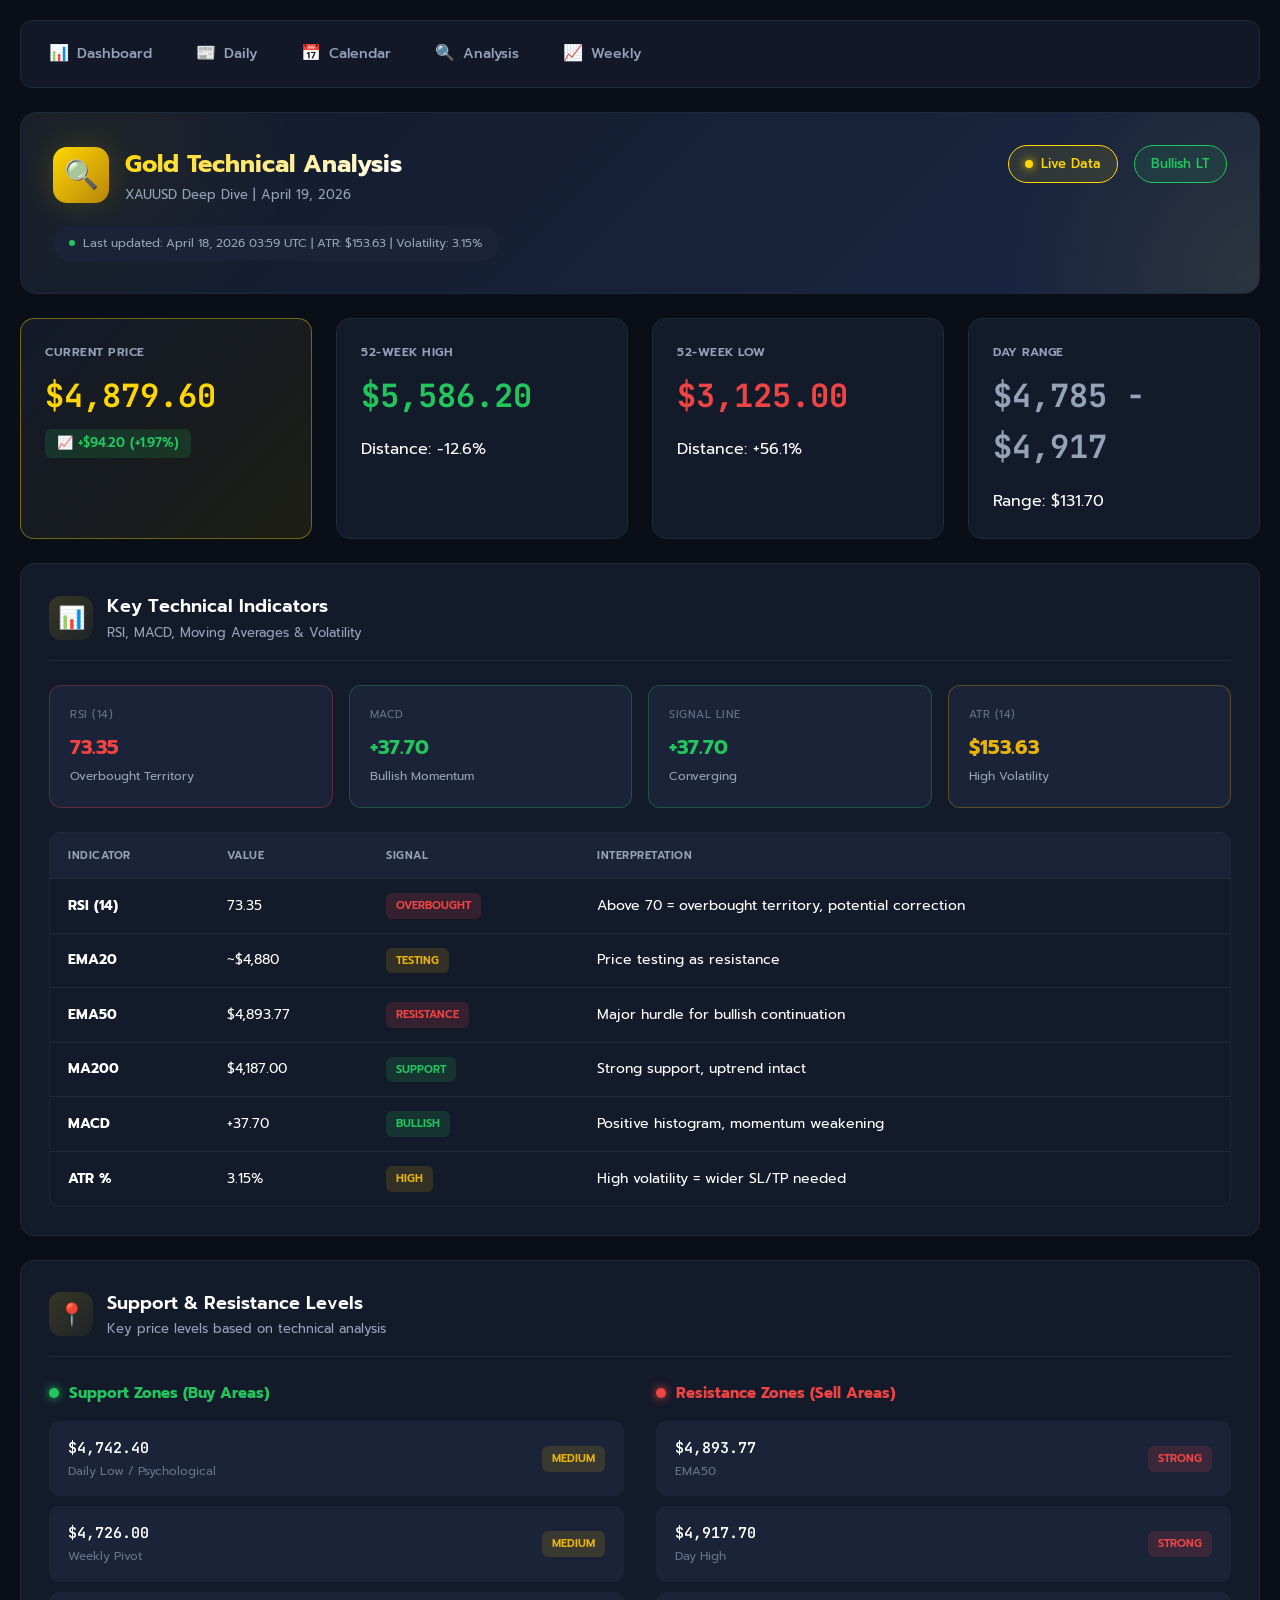
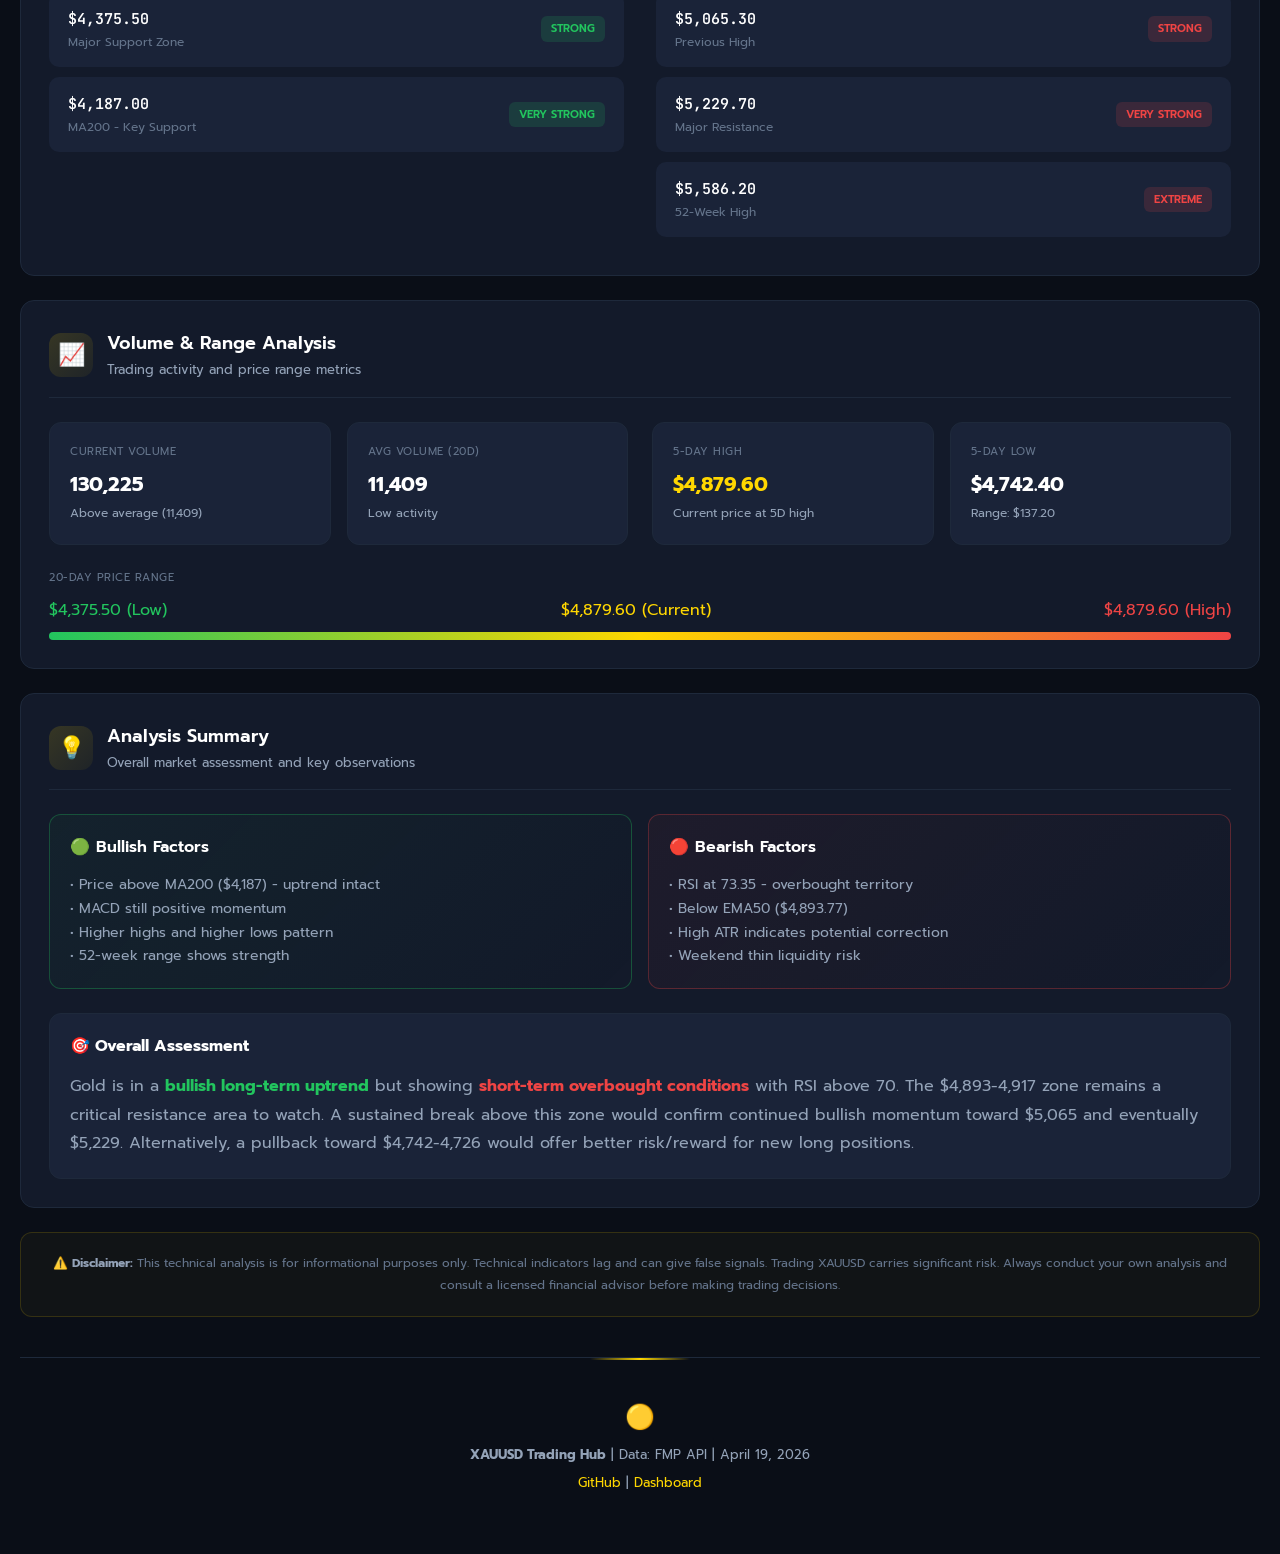
<file: gold-analysis.html>
<!DOCTYPE html>
<html lang="th">
<head>
    <meta name="theme-color" content="#0a0e17">
    <meta name="mobile-web-app-capable" content="yes">
    <meta name="apple-mobile-web-app-capable" content="yes">
    <meta name="apple-mobile-web-app-status-bar-style" content="black-translucent">
    <meta name="apple-mobile-web-app-title" content="ทองคำ Trading">
    <meta name="application-name" content="XAUUSD Trading Hub">
    <meta name="msapplication-TileColor" content="#0a0e17">
    <link rel="manifest" href="manifest.json">
    <link rel="apple-touch-icon" href="pwa/icon-192x192.png">
    <meta charset="UTF-8">
    <meta name="viewport" content="width=device-width, initial-scale=1.0">
    <title>🔍 Gold Analysis - XAUUSD Trading Hub</title>
    <link href="https://fonts.googleapis.com/css2?family=Prompt:wght@400;500;600;700&family=JetBrains+Mono:wght@400;500&display=swap" rel="stylesheet">
    <link href="assets/css/style.css" rel="stylesheet">
    <script src="assets/components/ui-components.js" defer></script>
    <script src="assets/js/main.js" defer></script>
</head>
<body>
    <div class="container">
        <!-- Navigation -->
        <nav class="nav">
            <a href="index.html"><span class="icon">📊</span><span class="text">Dashboard</span></a>
            <a href="daily-briefings.html"><span class="icon">📰</span><span class="text">Daily</span></a>
            <a href="economic-calendar.html"><span class="icon">📅</span><span class="text">Calendar</span></a>
            <a href="gold-analysis.html" class="active"><span class="icon">🔍</span><span class="text">Analysis</span></a>
            <a href="weekly-reports.html"><span class="icon">📈</span><span class="text">Weekly</span></a>
        </nav>

        <!-- Header -->
        <header class="header">
            <div class="header-top">
                <div class="logo">
                    <div class="logo-icon">🔍</div>
                    <div class="logo-text">
                        <h1>Gold Technical Analysis</h1>
                        <p>XAUUSD Deep Dive | April 19, 2026</p>
                    </div>
                </div>
                <div class="header-badge">
                    <span class="badge badge-gold">
                        <span class="status-dot gold"></span>
                        Live Data
                    </span>
                    <span class="badge badge-bull">
                        Bullish LT
                    </span>
                </div>
            </div>
            <div class="update-badge">
                Last updated: April 18, 2026 03:59 UTC | ATR: $153.63 | Volatility: 3.15%
            </div>
        </header>

        <!-- Price Overview -->
        <div class="grid grid-4" style="margin-bottom: 24px;">
            <div class="price-card gold">
                <div class="price-label">Current Price</div>
                <div class="price-value">$4,879.60</div>
                <div class="price-change up">📈 +$94.20 (+1.97%)</div>
            </div>
            <div class="price-card">
                <div class="price-label">52-Week High</div>
                <div class="price-value" style="color: var(--bullish);">$5,586.20</div>
                <div class="price-meta"><span>Distance: -12.6%</span></div>
            </div>
            <div class="price-card">
                <div class="price-label">52-Week Low</div>
                <div class="price-value" style="color: var(--bearish);">$3,125.00</div>
                <div class="price-meta"><span>Distance: +56.1%</span></div>
            </div>
            <div class="price-card">
                <div class="price-label">Day Range</div>
                <div class="price-value" style="color: var(--text-secondary);">$4,785 - $4,917</div>
                <div class="price-meta"><span>Range: $131.70</span></div>
            </div>
        </div>

        <!-- Key Indicators -->
        <section class="section">
            <div class="section-header">
                <div class="section-icon">📊</div>
                <div>
                    <h2 class="section-title">Key Technical Indicators</h2>
                    <p class="section-subtitle">RSI, MACD, Moving Averages & Volatility</p>
                </div>
            </div>

            <div class="card-grid" style="margin-bottom: 24px;">
                <div class="card bearish">
                    <div class="card-label">RSI (14)</div>
                    <div class="card-value bear">73.35</div>
                    <div class="card-sub">Overbought Territory</div>
                </div>
                <div class="card bullish">
                    <div class="card-label">MACD</div>
                    <div class="card-value bull">+37.70</div>
                    <div class="card-sub">Bullish Momentum</div>
                </div>
                <div class="card bullish">
                    <div class="card-label">Signal Line</div>
                    <div class="card-value bull">+37.70</div>
                    <div class="card-sub">Converging</div>
                </div>
                <div class="card neutral">
                    <div class="card-label">ATR (14)</div>
                    <div class="card-value neutral">$153.63</div>
                    <div class="card-sub">High Volatility</div>
                </div>
            </div>

            <div class="table-wrapper">
                <table class="table">
                    <thead>
                        <tr>
                            <th>Indicator</th>
                            <th>Value</th>
                            <th>Signal</th>
                            <th>Interpretation</th>
                        </tr>
                    </thead>
                    <tbody>
                        <tr>
                            <td><strong>RSI (14)</strong></td>
                            <td>73.35</td>
                            <td><span class="tag tag-bear">Overbought</span></td>
                            <td>Above 70 = overbought territory, potential correction</td>
                        </tr>
                        <tr>
                            <td><strong>EMA20</strong></td>
                            <td>~$4,880</td>
                            <td><span class="tag tag-neutral">Testing</span></td>
                            <td>Price testing as resistance</td>
                        </tr>
                        <tr>
                            <td><strong>EMA50</strong></td>
                            <td>$4,893.77</td>
                            <td><span class="tag tag-bear">Resistance</span></td>
                            <td>Major hurdle for bullish continuation</td>
                        </tr>
                        <tr>
                            <td><strong>MA200</strong></td>
                            <td>$4,187.00</td>
                            <td><span class="tag tag-bull">Support</span></td>
                            <td>Strong support, uptrend intact</td>
                        </tr>
                        <tr>
                            <td><strong>MACD</strong></td>
                            <td>+37.70</td>
                            <td><span class="tag tag-bull">Bullish</span></td>
                            <td>Positive histogram, momentum weakening</td>
                        </tr>
                        <tr>
                            <td><strong>ATR %</strong></td>
                            <td>3.15%</td>
                            <td><span class="tag tag-neutral">High</span></td>
                            <td>High volatility = wider SL/TP needed</td>
                        </tr>
                    </tbody>
                </table>
            </div>
        </section>

        <!-- Support & Resistance -->
        <section class="section">
            <div class="section-header">
                <div class="section-icon">📍</div>
                <div>
                    <h2 class="section-title">Support & Resistance Levels</h2>
                    <p class="section-subtitle">Key price levels based on technical analysis</p>
                </div>
            </div>

            <div class="levels-grid">
                <div class="levels-column support">
                    <h4><span class="dot"></span> Support Zones (Buy Areas)</h4>
                    <div class="level-item">
                        <div>
                            <div class="level-price">$4,742.40</div>
                            <div class="level-type">Daily Low / Psychological</div>
                        </div>
                        <span class="tag tag-neutral">Medium</span>
                    </div>
                    <div class="level-item">
                        <div>
                            <div class="level-price">$4,726.00</div>
                            <div class="level-type">Weekly Pivot</div>
                        </div>
                        <span class="tag tag-neutral">Medium</span>
                    </div>
                    <div class="level-item">
                        <div>
                            <div class="level-price">$4,375.50</div>
                            <div class="level-type">Major Support Zone</div>
                        </div>
                        <span class="tag tag-bull">Strong</span>
                    </div>
                    <div class="level-item">
                        <div>
                            <div class="level-price">$4,187.00</div>
                            <div class="level-type">MA200 - Key Support</div>
                        </div>
                        <span class="tag tag-bull">Very Strong</span>
                    </div>
                </div>
                <div class="levels-column resistance">
                    <h4><span class="dot"></span> Resistance Zones (Sell Areas)</h4>
                    <div class="level-item">
                        <div>
                            <div class="level-price">$4,893.77</div>
                            <div class="level-type">EMA50</div>
                        </div>
                        <span class="tag tag-bear">Strong</span>
                    </div>
                    <div class="level-item">
                        <div>
                            <div class="level-price">$4,917.70</div>
                            <div class="level-type">Day High</div>
                        </div>
                        <span class="tag tag-bear">Strong</span>
                    </div>
                    <div class="level-item">
                        <div>
                            <div class="level-price">$5,065.30</div>
                            <div class="level-type">Previous High</div>
                        </div>
                        <span class="tag tag-bear">Strong</span>
                    </div>
                    <div class="level-item">
                        <div>
                            <div class="level-price">$5,229.70</div>
                            <div class="level-type">Major Resistance</div>
                        </div>
                        <span class="tag tag-bear">Very Strong</span>
                    </div>
                    <div class="level-item">
                        <div>
                            <div class="level-price">$5,586.20</div>
                            <div class="level-type">52-Week High</div>
                        </div>
                        <span class="tag tag-bear">Extreme</span>
                    </div>
                </div>
            </div>
        </section>

        <!-- Volume Analysis -->
        <section class="section">
            <div class="section-header">
                <div class="section-icon">📈</div>
                <div>
                    <h2 class="section-title">Volume & Range Analysis</h2>
                    <p class="section-subtitle">Trading activity and price range metrics</p>
                </div>
            </div>

            <div class="grid grid-2">
                <div class="card-grid">
                    <div class="card">
                        <div class="card-label">Current Volume</div>
                        <div class="card-value">130,225</div>
                        <div class="card-sub">Above average (11,409)</div>
                    </div>
                    <div class="card">
                        <div class="card-label">Avg Volume (20d)</div>
                        <div class="card-value">11,409</div>
                        <div class="card-sub">Low activity</div>
                    </div>
                </div>
                <div class="card-grid">
                    <div class="card">
                        <div class="card-label">5-Day High</div>
                        <div class="card-value gold">$4,879.60</div>
                        <div class="card-sub">Current price at 5D high</div>
                    </div>
                    <div class="card">
                        <div class="card-label">5-Day Low</div>
                        <div class="card-value">$4,742.40</div>
                        <div class="card-sub">Range: $137.20</div>
                    </div>
                </div>
            </div>

            <div style="margin-top: 24px;">
                <div class="card-label" style="margin-bottom: 12px;">20-Day Price Range</div>
                <div style="display: flex; justify-content: space-between; margin-bottom: 8px;">
                    <span style="color: var(--bullish);">$4,375.50 (Low)</span>
                    <span style="color: var(--gold);">$4,879.60 (Current)</span>
                    <span style="color: var(--bearish);">$4,879.60 (High)</span>
                </div>
                <div style="height: 8px; background: var(--bg-card-hover); border-radius: 4px; position: relative;">
                    <div style="position: absolute; left: 0; top: 0; height: 100%; width: 100%; background: linear-gradient(90deg, var(--bullish) 0%, var(--gold) 50%, var(--bearish) 100%); border-radius: 4px;"></div>
                </div>
            </div>
        </section>

        <!-- Indicator Interpretation -->
        <section class="section">
            <div class="section-header">
                <div class="section-icon">💡</div>
                <div>
                    <h2 class="section-title">Analysis Summary</h2>
                    <p class="section-subtitle">Overall market assessment and key observations</p>
                </div>
            </div>

            <div class="scenario-grid">
                <div class="scenario-item bull">
                    <div class="scenario-title">🟢 Bullish Factors</div>
                    <div class="scenario-content">
                        • Price above MA200 ($4,187) - uptrend intact<br>
                        • MACD still positive momentum<br>
                        • Higher highs and higher lows pattern<br>
                        • 52-week range shows strength
                    </div>
                </div>
                <div class="scenario-item bear">
                    <div class="scenario-title">🔴 Bearish Factors</div>
                    <div class="scenario-content">
                        • RSI at 73.35 - overbought territory<br>
                        • Below EMA50 ($4,893.77)<br>
                        • High ATR indicates potential correction<br>
                        • Weekend thin liquidity risk
                    </div>
                </div>
            </div>

            <div style="margin-top: 24px; padding: 20px; background: var(--bg-card-hover); border-radius: 12px; border: 1px solid var(--border);">
                <h4 style="margin-bottom: 12px;">🎯 Overall Assessment</h4>
                <p style="color: var(--text-secondary); line-height: 1.8;">
                    Gold is in a <strong style="color: var(--bullish);">bullish long-term uptrend</strong> but showing 
                    <strong style="color: var(--bearish);">short-term overbought conditions</strong> with RSI above 70. 
                    The $4,893-4,917 zone remains a critical resistance area to watch. A sustained break above this zone 
                    would confirm continued bullish momentum toward $5,065 and eventually $5,229. Alternatively, a pullback 
                    toward $4,742-4,726 would offer better risk/reward for new long positions.
                </p>
            </div>
        </section>

        <!-- Disclaimer -->
        <div class="disclaimer">
            ⚠️ <strong>Disclaimer:</strong> This technical analysis is for informational purposes only. 
            Technical indicators lag and can give false signals. Trading XAUUSD carries significant risk. 
            Always conduct your own analysis and consult a licensed financial advisor before making trading decisions.
        </div>

        <!-- Footer -->
        <footer class="footer">
            <div class="footer-logo">🟡</div>
            <p class="footer-text">
                <strong>XAUUSD Trading Hub</strong> | Data: FMP API | April 19, 2026
            </p>
            <p class="footer-text" style="margin-top: 8px;">
                <a href="https://github.com/BassSG/xauusd-trading-hub" target="_blank">GitHub</a> | 
                <a href="https://BassSG.github.io/xauusd-trading-hub/" target="_blank">Dashboard</a>
            </p>
        </footer>
    </div>
    <script src="assets/js/pwa.js" defer></script>
    <!-- Install Banner -->
    <div id="install-banner" class="install-banner">
        <div class="install-banner-text">
            <div class="install-banner-title">📱 ติดตั้งแอปบนมือถือ</div>
            <div class="install-banner-sub">เข้าถึงเร็วขึ้น ใช้แบบ Offline ได้</div>
        </div>
        <button id="install-btn" class="install-banner-btn">ติดตั้ง</button>
        <button id="install-close" class="install-banner-close">✕</button>
    </div>

    <!-- Splash Screen -->
    <div id="splash-screen" class="splash-screen">
        <div class="splash-icon">🟡</div>
        <div class="splash-title">XAUUSD Trading Hub</div>
        <div class="splash-subtitle">กำลังโหลด...</div>
    </div>
</body>
</html>
</file>
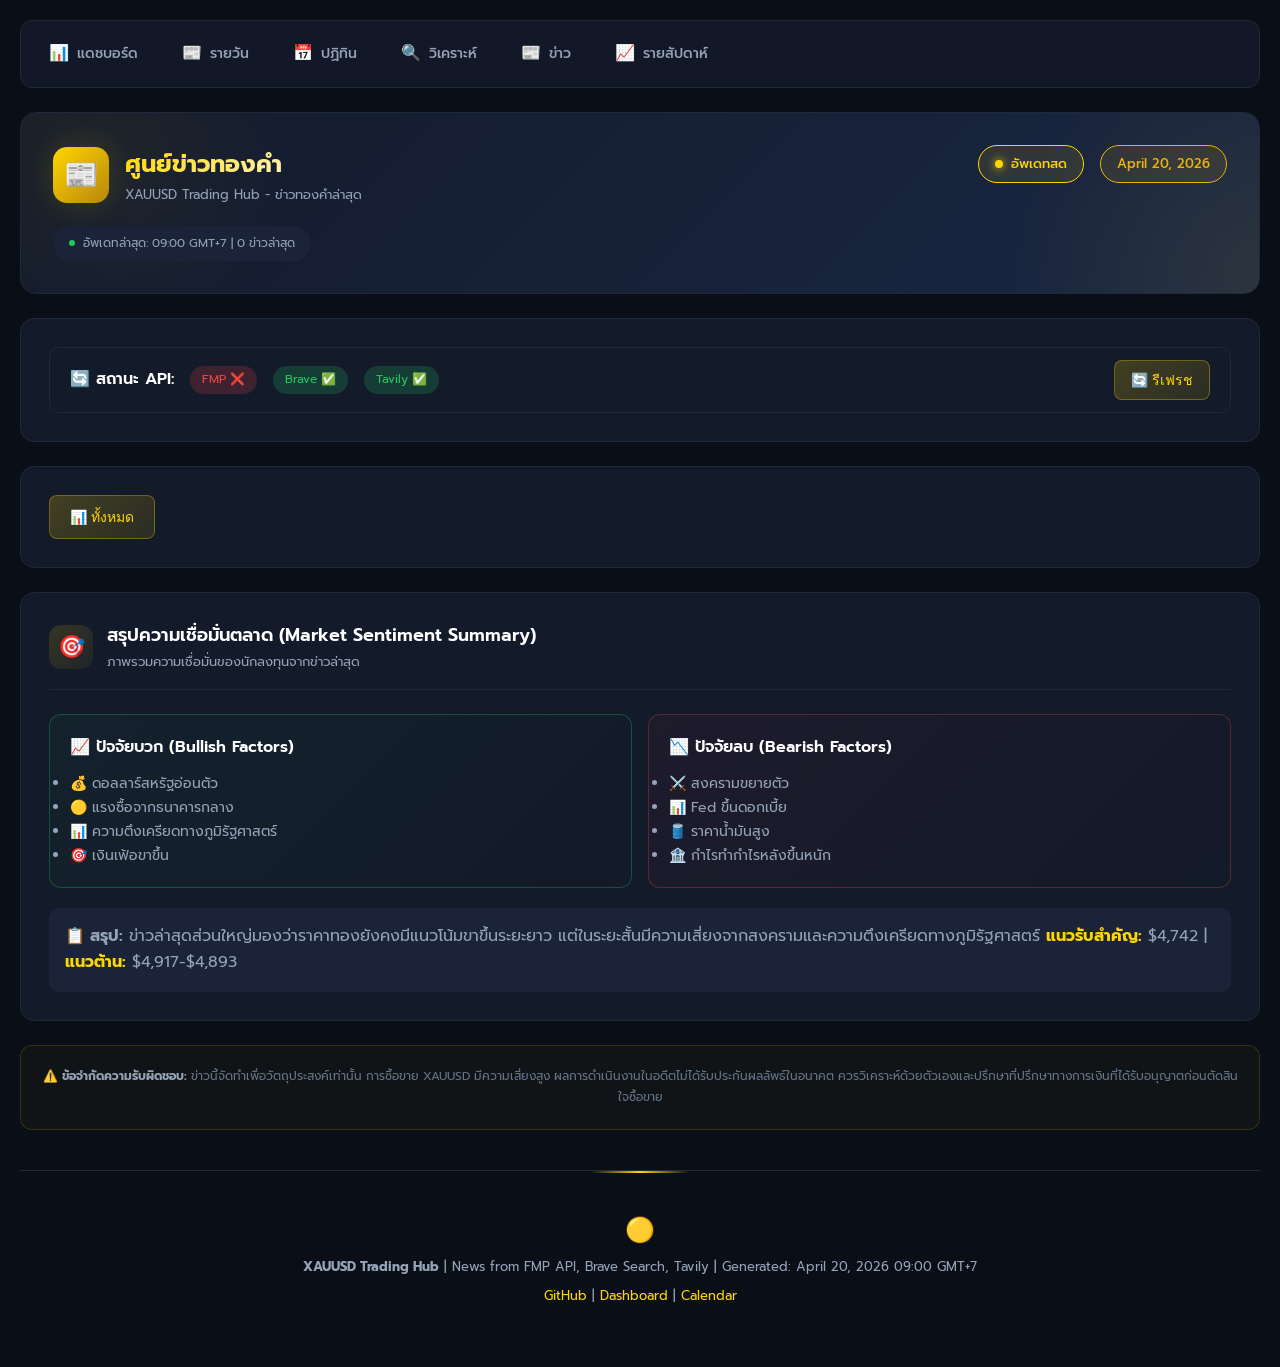
<file: news.html>
<!DOCTYPE html>
<html lang="th">
<head>
    <meta charset="UTF-8">
    <meta name="viewport" content="width=device-width, initial-scale=1.0">
    <title>📰 Gold News - XAUUSD Trading Hub</title>
    <link href="https://fonts.googleapis.com/css2?family=Prompt:wght@400;500;600;700&family=JetBrains+Mono:wght@400;500&display=swap" rel="stylesheet">
    <link href="assets/css/style.css" rel="stylesheet">
    <script src="assets/components/ui-components.js" defer></script>
    <script src="assets/js/main.js" defer></script>
</head>
<body>
    <div class="container">
        <!-- Navigation -->
        <nav class="nav">
            <a href="index.html"><span class="icon">📊</span><span class="text">แดชบอร์ด</span></a>
            <a href="daily-briefings.html"><span class="icon">📰</span><span class="text">รายวัน</span></a>
            <a href="economic-calendar.html"><span class="icon">📅</span><span class="text">ปฏิทิน</span></a>
            <a href="gold-analysis.html"><span class="icon">🔍</span><span class="text">วิเคราะห์</span></a>
            <a href="news.html" class="active"><span class="icon">📰</span><span class="text">ข่าว</span></a>
            <a href="weekly-reports.html"><span class="icon">📈</span><span class="text">รายสัปดาห์</span></a>
        </nav>

        <!-- Header -->
        <header class="header">
            <div class="header-top">
                <div class="logo">
                    <div class="logo-icon">📰</div>
                    <div class="logo-text">
                        <h1>ศูนย์ข่าวทองคำ</h1>
                        <p>XAUUSD Trading Hub - ข่าวทองคำล่าสุด</p>
                    </div>
                </div>
                <div class="header-badge">
                    <span class="badge badge-gold">
                        <span class="status-dot gold"></span>
                        อัพเดทสด
                    </span>
                    <span class="badge badge-neutral">
                        April 20, 2026
                    </span>
                </div>
            </div>
            <div class="update-badge">
                อัพเดทล่าสุด: 09:00 GMT+7 | 0 ข่าวล่าสุด
            </div>
        </header>

        <!-- API Status -->
        <div class="section" style="margin-bottom: 24px;">
            <div class="api-status-bar">
                <span class="api-status-label">🔄 สถานะ API:</span>
                
                <span class="api-status-item inactive">FMP ❌</span>
                <span class="api-status-item active">Brave ✅</span>
                <span class="api-status-item active">Tavily ✅</span>
                <button class="refresh-btn" onclick="location.reload()">🔄 รีเฟรช</button>
            </div>
        </div>

        <!-- Category Filter -->
        <div class="section" style="margin-bottom: 24px;">
            <div class="filter-tabs">
                <button class="filter-tab active" data-category="all">📊 ทั้งหมด</button>
            </div>
        </div>

        

        <!-- Market Sentiment Summary -->
        <section class="section">
            <div class="section-header">
                <div class="section-icon">🎯</div>
                <div>
                    <h2 class="section-title">สรุปความเชื่อมั่นตลาด (Market Sentiment Summary)</h2>
                    <p class="section-subtitle">ภาพรวมความเชื่อมั่นของนักลงทุนจากข่าวล่าสุด</p>
                </div>
            </div>

            <div class="scenario-grid">
                <div class="scenario-item bull">
                    <div class="scenario-title">📈 ปัจจัยบวก (Bullish Factors)</div>
                    <div class="scenario-content">
                        <ul>
                            <li>💰 ดอลลาร์สหรัฐอ่อนตัว</li>
                            <li>🟡 แรงซื้อจากธนาคารกลาง</li>
                            <li>📊 ความตึงเครียดทางภูมิรัฐศาสตร์</li>
                            <li>🎯 เงินเฟ้อขาขึ้น</li>
                        </ul>
                    </div>
                </div>
                <div class="scenario-item bear">
                    <div class="scenario-title">📉 ปัจจัยลบ (Bearish Factors)</div>
                    <div class="scenario-content">
                        <ul>
                            <li>⚔️ สงครามขยายตัว</li>
                            <li>📊 Fed ขึ้นดอกเบี้ย</li>
                            <li>🛢️ ราคาน้ำมันสูง</li>
                            <li>🏦 กำไรทำกำไรหลังขึ้นหนัก</li>
                        </ul>
                    </div>
                </div>
            </div>

            <div style="margin-top: 20px; padding: 16px; background: var(--bg-card-hover); border-radius: 10px;">
                <p style="color: var(--text-secondary);">
                    <strong>📋 สรุป:</strong> ข่าวล่าสุดส่วนใหญ่มองว่าราคาทองยังคงมีแนวโน้มขาขึ้นระยะยาว แต่ในระยะสั้นมีความเสี่ยงจากสงครามและความตึงเครียดทางภูมิรัฐศาสตร์
                    <strong style="color: var(--gold);">แนวรับสำคัญ:</strong> $4,742 | <strong style="color: var(--gold);">แนวต้าน:</strong> $4,917-$4,893
                </p>
            </div>
        </section>

        <!-- Disclaimer -->
        <div class="disclaimer">
            ⚠️ <strong>ข้อจำกัดความรับผิดชอบ:</strong> ข่าวนี้จัดทำเพื่อวัตถุประสงค์เท่านั้น
            การซื้อขาย XAUUSD มีความเสี่ยงสูง ผลการดำเนินงานในอดีตไม่ได้รับประกันผลลัพธ์ในอนาคต
            ควรวิเคราะห์ด้วยตัวเองและปรึกษาที่ปรึกษาทางการเงินที่ได้รับอนุญาตก่อนตัดสินใจซื้อขาย
        </div>

        <!-- Footer -->
        <footer class="footer">
            <div class="footer-logo">🟡</div>
            <p class="footer-text">
                <strong>XAUUSD Trading Hub</strong> | News from FMP API, Brave Search, Tavily | Generated: April 20, 2026 09:00 GMT+7
            </p>
            <p class="footer-text" style="margin-top: 8px;">
                <a href="https://github.com/BassSG/xauusd-trading-hub" target="_blank">GitHub</a> |
                <a href="https://BassSG.github.io/xauusd-trading-hub/" target="_blank">Dashboard</a> |
                <a href="economic-calendar.html">Calendar</a>
            </p>
        </footer>
    </div>

    <style>
        .news-grid {
            display: grid;
            grid-template-columns: repeat(auto-fill, minmax(350px, 1fr));
            gap: 16px;
            margin-top: 16px;
        }

        .news-card {
            background: var(--bg-card);
            border: 1px solid var(--border);
            border-radius: 12px;
            padding: 20px;
            text-decoration: none;
            color: var(--text-primary);
            transition: all var(--transition-normal);
            display: flex;
            flex-direction: column;
            gap: 10px;
        }

        .news-card:hover {
            background: var(--bg-card-hover);
            border-color: rgba(255, 215, 0, 0.3);
            transform: translateY(-3px);
            box-shadow: var(--shadow-gold);
        }

        .news-meta {
            display: flex;
            justify-content: space-between;
            align-items: center;
            font-size: 12px;
        }

        .news-source {
            color: var(--gold);
            font-weight: 600;
        }

        .news-date {
            color: var(--text-muted);
        }

        .news-title {
            font-size: 15px;
            font-weight: 600;
            line-height: 1.4;
            color: var(--text-primary);
        }

        .news-summary {
            font-size: 13px;
            color: var(--text-secondary);
            line-height: 1.5;
            flex-grow: 1;
        }

        .news-tag {
            font-size: 11px;
            padding: 4px 10px;
            border-radius: 20px;
            display: inline-block;
            width: fit-content;
        }

        .tag-bull {
            background: rgba(34, 197, 94, 0.2);
            color: var(--bullish);
        }

        .tag-bear {
            background: rgba(239, 68, 68, 0.2);
            color: var(--bearish);
        }

        .tag-neutral {
            background: rgba(234, 179, 8, 0.2);
            color: var(--neutral);
        }

        .filter-tabs {
            display: flex;
            gap: 8px;
            flex-wrap: wrap;
        }

        .filter-tab {
            padding: 10px 20px;
            background: var(--bg-card);
            border: 1px solid var(--border);
            border-radius: 8px;
            color: var(--text-secondary);
            font-size: 14px;
            cursor: pointer;
            transition: all var(--transition-fast);
        }

        .filter-tab:hover {
            background: var(--bg-card-hover);
            color: var(--text-primary);
        }

        .filter-tab.active {
            background: linear-gradient(135deg, rgba(255, 215, 0, 0.2) 0%, rgba(255, 215, 0, 0.1) 100%);
            border-color: rgba(255, 215, 0, 0.3);
            color: var(--gold);
        }

        .api-status-bar {
            display: flex;
            align-items: center;
            gap: 16px;
            padding: 12px 20px;
            background: var(--bg-card);
            border: 1px solid var(--border);
            border-radius: 10px;
            flex-wrap: wrap;
        }

        .api-status-label {
            font-weight: 600;
            color: var(--text-primary);
        }

        .api-status-item {
            font-size: 12px;
            padding: 4px 12px;
            border-radius: 20px;
            background: rgba(239, 68, 68, 0.2);
            color: var(--bearish);
        }

        .api-status-item.active {
            background: rgba(34, 197, 94, 0.2);
            color: var(--bullish);
        }

        .refresh-btn {
            padding: 8px 16px;
            background: linear-gradient(135deg, rgba(255, 215, 0, 0.2) 0%, rgba(255, 215, 0, 0.1) 100%);
            border: 1px solid rgba(255, 215, 0, 0.3);
            border-radius: 8px;
            color: var(--gold);
            font-size: 14px;
            cursor: pointer;
            margin-left: auto;
            transition: all var(--transition-fast);
        }

        .refresh-btn:hover {
            background: linear-gradient(135deg, rgba(255, 215, 0, 0.3) 0%, rgba(255, 215, 0, 0.2) 100%);
        }
    </style>

    <script>
        // Simple category filter
        document.querySelectorAll('.filter-tab').forEach(tab => {
            tab.addEventListener('click', () => {
                // Update active state
                document.querySelectorAll('.filter-tab').forEach(t => t.classList.remove('active'));
                tab.classList.add('active');

                const category = tab.dataset.category;
                const sections = document.querySelectorAll('.section[id]');

                sections.forEach(section => {
                    if (section.id === 'fed-section' || section.id === 'war-section' ||
                        section.id === 'inflation-section' || section.id === 'price-section' || section.id === 'centralbank-section') {
                        if (category === 'all') {
                            section.style.display = 'block';
                        } else {
                            const categoryMap = {
                                'price': 'price-section',
                                'fed': 'fed-section',
                                'war': 'war-section',
                                'inflation': 'inflation-section',
                                'centralbank': 'centralbank-section'
                            };
                            section.style.display = section.id === categoryMap[category] ? 'block' : 'none';
                        }
                    }
                });
            });
        });
    </script>
</body>
</html>
</file>
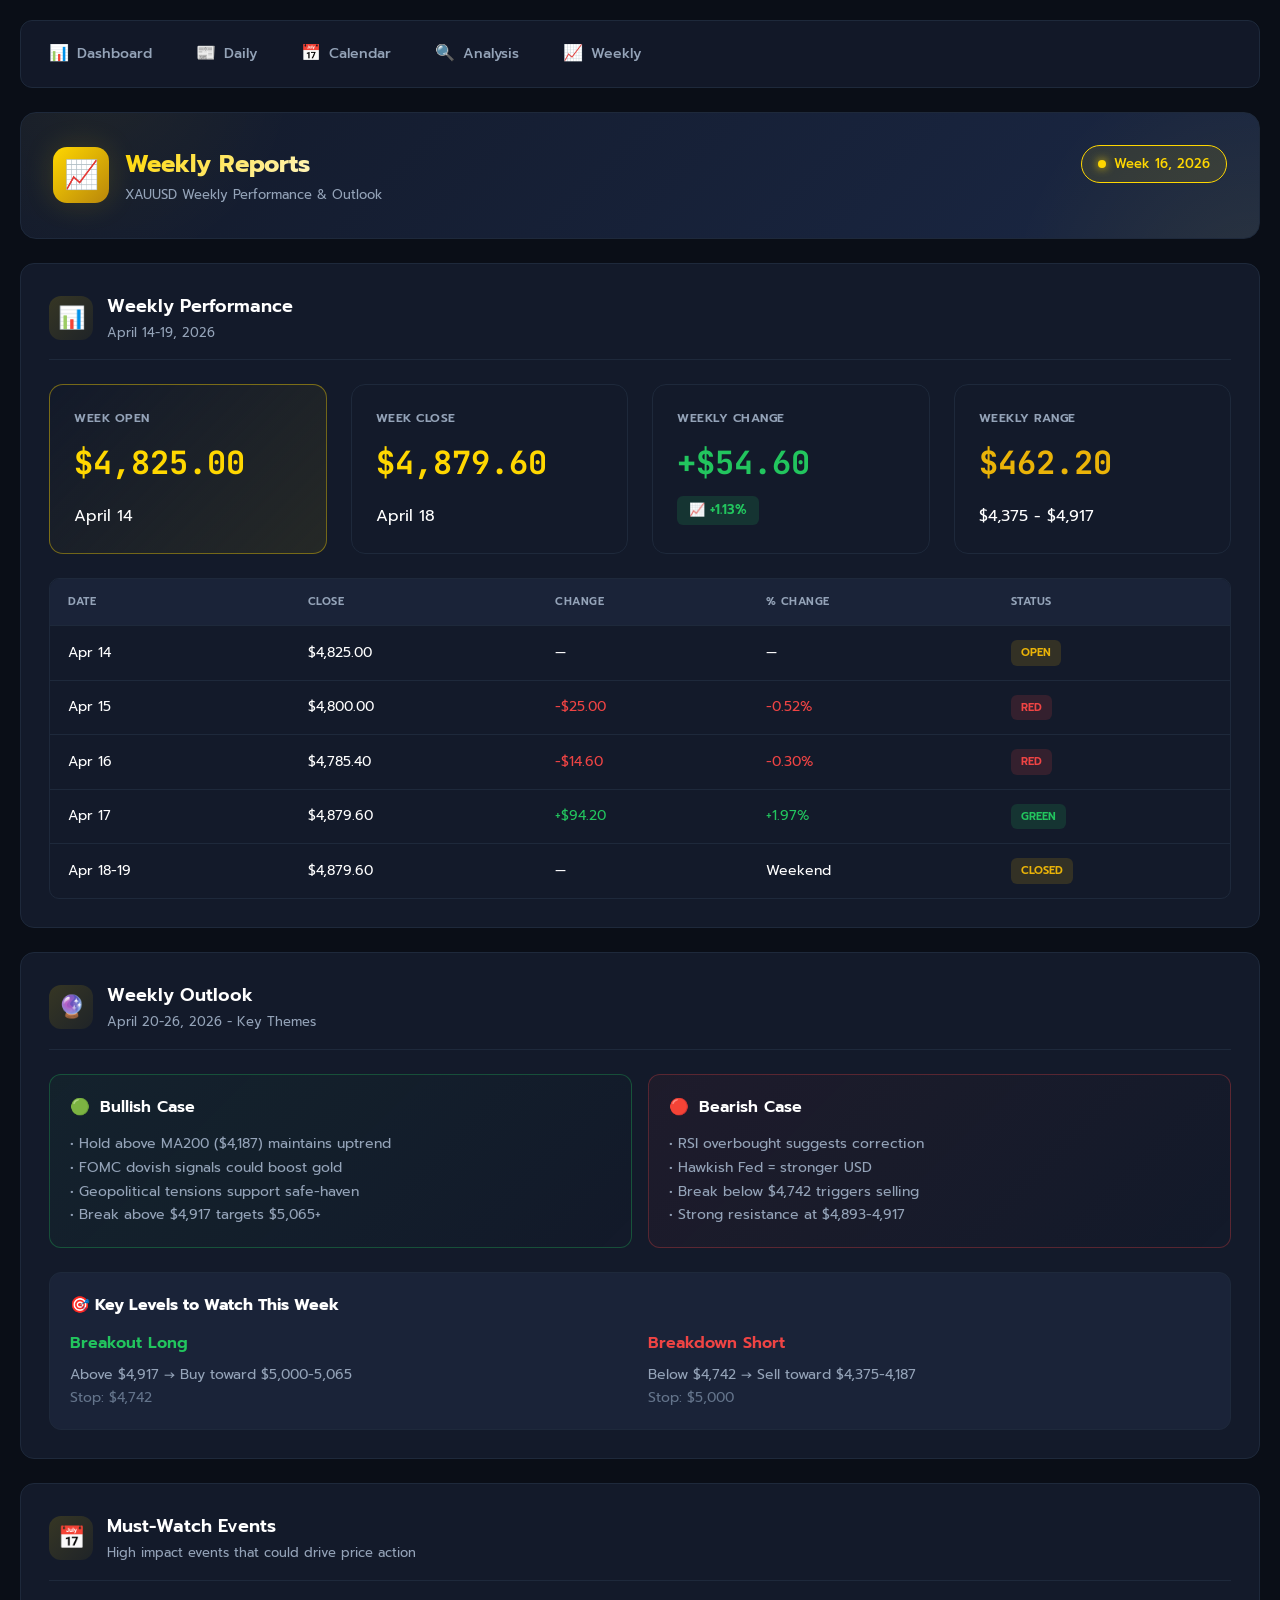
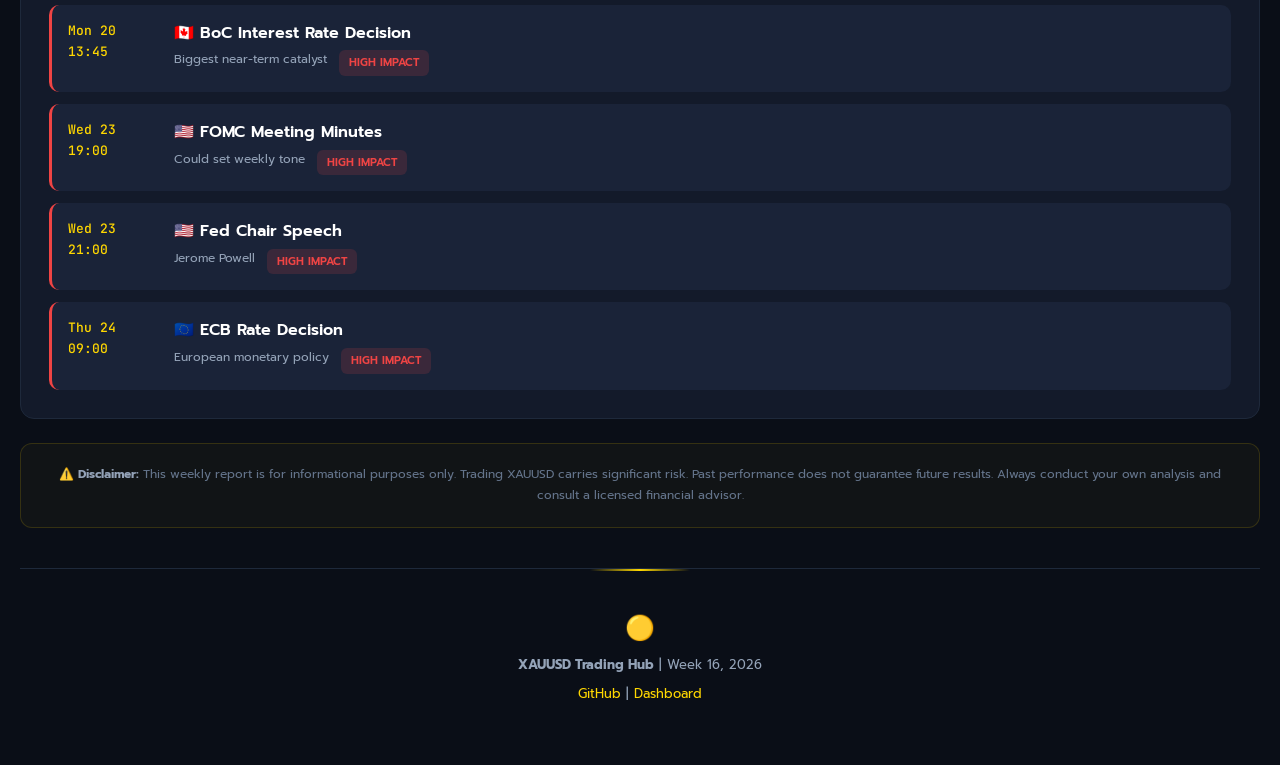
<file: weekly-reports.html>
<!DOCTYPE html>
<html lang="th">
<head>
    <meta name="theme-color" content="#0a0e17">
    <meta name="mobile-web-app-capable" content="yes">
    <meta name="apple-mobile-web-app-capable" content="yes">
    <meta name="apple-mobile-web-app-status-bar-style" content="black-translucent">
    <meta name="apple-mobile-web-app-title" content="ทองคำ Trading">
    <meta name="application-name" content="XAUUSD Trading Hub">
    <meta name="msapplication-TileColor" content="#0a0e17">
    <link rel="manifest" href="manifest.json">
    <link rel="apple-touch-icon" href="pwa/icon-192x192.png">
    <meta charset="UTF-8">
    <meta name="viewport" content="width=device-width, initial-scale=1.0">
    <title>📈 Weekly Reports - XAUUSD Trading Hub</title>
    <link href="https://fonts.googleapis.com/css2?family=Prompt:wght@400;500;600;700&family=JetBrains+Mono:wght@400;500&display=swap" rel="stylesheet">
    <link href="assets/css/style.css" rel="stylesheet">
    <script src="assets/components/ui-components.js" defer></script>
    <script src="assets/js/main.js" defer></script>
</head>
<body>
    <div class="container">
        <!-- Navigation -->
        <nav class="nav">
            <a href="index.html"><span class="icon">📊</span><span class="text">Dashboard</span></a>
            <a href="daily-briefings.html"><span class="icon">📰</span><span class="text">Daily</span></a>
            <a href="economic-calendar.html"><span class="icon">📅</span><span class="text">Calendar</span></a>
            <a href="gold-analysis.html"><span class="icon">🔍</span><span class="text">Analysis</span></a>
            <a href="weekly-reports.html" class="active"><span class="icon">📈</span><span class="text">Weekly</span></a>
        </nav>

        <!-- Header -->
        <header class="header">
            <div class="header-top">
                <div class="logo">
                    <div class="logo-icon">📈</div>
                    <div class="logo-text">
                        <h1>Weekly Reports</h1>
                        <p>XAUUSD Weekly Performance & Outlook</p>
                    </div>
                </div>
                <div class="header-badge">
                    <span class="badge badge-gold">
                        <span class="status-dot gold"></span>
                        Week 16, 2026
                    </span>
                </div>
            </div>
        </header>

        <!-- Weekly Performance -->
        <section class="section">
            <div class="section-header">
                <div class="section-icon">📊</div>
                <div>
                    <h2 class="section-title">Weekly Performance</h2>
                    <p class="section-subtitle">April 14-19, 2026</p>
                </div>
            </div>

            <div class="grid grid-4" style="margin-bottom: 24px;">
                <div class="price-card gold">
                    <div class="price-label">Week Open</div>
                    <div class="price-value">$4,825.00</div>
                    <div class="price-meta"><span>April 14</span></div>
                </div>
                <div class="price-card">
                    <div class="price-label">Week Close</div>
                    <div class="price-value">$4,879.60</div>
                    <div class="price-meta"><span>April 18</span></div>
                </div>
                <div class="price-card">
                    <div class="price-label">Weekly Change</div>
                    <div class="price-value" style="color: var(--bullish);">+$54.60</div>
                    <div class="price-change up">📈 +1.13%</div>
                </div>
                <div class="price-card">
                    <div class="price-label">Weekly Range</div>
                    <div class="price-value" style="color: var(--neutral);">$462.20</div>
                    <div class="price-meta"><span>$4,375 - $4,917</span></div>
                </div>
            </div>

            <div class="table-wrapper">
                <table class="table">
                    <thead>
                        <tr>
                            <th>Date</th>
                            <th>Close</th>
                            <th>Change</th>
                            <th>% Change</th>
                            <th>Status</th>
                        </tr>
                    </thead>
                    <tbody>
                        <tr>
                            <td>Apr 14</td>
                            <td>$4,825.00</td>
                            <td>—</td>
                            <td>—</td>
                            <td><span class="tag tag-neutral">Open</span></td>
                        </tr>
                        <tr>
                            <td>Apr 15</td>
                            <td>$4,800.00</td>
                            <td style="color: var(--bearish);">-$25.00</td>
                            <td style="color: var(--bearish);">-0.52%</td>
                            <td><span class="tag tag-bear">Red</span></td>
                        </tr>
                        <tr>
                            <td>Apr 16</td>
                            <td>$4,785.40</td>
                            <td style="color: var(--bearish);">-$14.60</td>
                            <td style="color: var(--bearish);">-0.30%</td>
                            <td><span class="tag tag-bear">Red</span></td>
                        </tr>
                        <tr>
                            <td>Apr 17</td>
                            <td>$4,879.60</td>
                            <td style="color: var(--bullish);">+$94.20</td>
                            <td style="color: var(--bullish);">+1.97%</td>
                            <td><span class="tag tag-bull">Green</span></td>
                        </tr>
                        <tr>
                            <td>Apr 18-19</td>
                            <td>$4,879.60</td>
                            <td>—</td>
                            <td>Weekend</td>
                            <td><span class="tag tag-neutral">Closed</span></td>
                        </tr>
                    </tbody>
                </table>
            </div>
        </section>

        <!-- Weekly Outlook -->
        <section class="section">
            <div class="section-header">
                <div class="section-icon">🔮</div>
                <div>
                    <h2 class="section-title">Weekly Outlook</h2>
                    <p class="section-subtitle">April 20-26, 2026 - Key Themes</p>
                </div>
            </div>

            <div class="scenario-grid">
                <div class="scenario-item bull">
                    <div class="scenario-title">
                        <span>🟢</span> Bullish Case
                    </div>
                    <div class="scenario-content">
                        • Hold above MA200 ($4,187) maintains uptrend<br>
                        • FOMC dovish signals could boost gold<br>
                        • Geopolitical tensions support safe-haven<br>
                        • Break above $4,917 targets $5,065+
                    </div>
                </div>
                <div class="scenario-item bear">
                    <div class="scenario-title">
                        <span>🔴</span> Bearish Case
                    </div>
                    <div class="scenario-content">
                        • RSI overbought suggests correction<br>
                        • Hawkish Fed = stronger USD<br>
                        • Break below $4,742 triggers selling<br>
                        • Strong resistance at $4,893-4,917
                    </div>
                </div>
            </div>

            <div style="margin-top: 24px; padding: 20px; background: var(--bg-card-hover); border-radius: 12px; border: 1px solid var(--border);">
                <h4 style="margin-bottom: 12px;">🎯 Key Levels to Watch This Week</h4>
                <div class="levels-grid" style="gap: 16px;">
                    <div>
                        <div style="color: var(--bullish); font-weight: 600; margin-bottom: 8px;">Breakout Long</div>
                        <div style="font-size: 14px; color: var(--text-secondary);">
                            Above $4,917 → Buy toward $5,000-5,065<br>
                            <span style="color: var(--text-muted);">Stop: $4,742</span>
                        </div>
                    </div>
                    <div>
                        <div style="color: var(--bearish); font-weight: 600; margin-bottom: 8px;">Breakdown Short</div>
                        <div style="font-size: 14px; color: var(--text-secondary);">
                            Below $4,742 → Sell toward $4,375-4,187<br>
                            <span style="color: var(--text-muted);">Stop: $5,000</span>
                        </div>
                    </div>
                </div>
            </div>
        </section>

        <!-- Key Events This Week -->
        <section class="section">
            <div class="section-header">
                <div class="section-icon">📅</div>
                <div>
                    <h2 class="section-title">Must-Watch Events</h2>
                    <p class="section-subtitle">High impact events that could drive price action</p>
                </div>
            </div>

            <div class="event-list">
                <div class="event-item high">
                    <div class="event-time">Mon 20<br>13:45</div>
                    <div class="event-content">
                        <div class="event-name">🇨🇦 BoC Interest Rate Decision</div>
                        <div class="event-meta">
                            <span>Biggest near-term catalyst</span>
                            <span class="tag tag-bear">High Impact</span>
                        </div>
                    </div>
                </div>
                <div class="event-item high">
                    <div class="event-time">Wed 23<br>19:00</div>
                    <div class="event-content">
                        <div class="event-name">🇺🇸 FOMC Meeting Minutes</div>
                        <div class="event-meta">
                            <span>Could set weekly tone</span>
                            <span class="tag tag-bear">High Impact</span>
                        </div>
                    </div>
                </div>
                <div class="event-item high">
                    <div class="event-time">Wed 23<br>21:00</div>
                    <div class="event-content">
                        <div class="event-name">🇺🇸 Fed Chair Speech</div>
                        <div class="event-meta">
                            <span>Jerome Powell</span>
                            <span class="tag tag-bear">High Impact</span>
                        </div>
                    </div>
                </div>
                <div class="event-item high">
                    <div class="event-time">Thu 24<br>09:00</div>
                    <div class="event-content">
                        <div class="event-name">🇪🇺 ECB Rate Decision</div>
                        <div class="event-meta">
                            <span>European monetary policy</span>
                            <span class="tag tag-bear">High Impact</span>
                        </div>
                    </div>
                </div>
            </div>
        </section>

        <!-- Disclaimer -->
        <div class="disclaimer">
            ⚠️ <strong>Disclaimer:</strong> This weekly report is for informational purposes only. 
            Trading XAUUSD carries significant risk. Past performance does not guarantee future results. 
            Always conduct your own analysis and consult a licensed financial advisor.
        </div>

        <!-- Footer -->
        <footer class="footer">
            <div class="footer-logo">🟡</div>
            <p class="footer-text">
                <strong>XAUUSD Trading Hub</strong> | Week 16, 2026
            </p>
            <p class="footer-text" style="margin-top: 8px;">
                <a href="https://github.com/BassSG/xauusd-trading-hub" target="_blank">GitHub</a> | 
                <a href="https://BassSG.github.io/xauusd-trading-hub/" target="_blank">Dashboard</a>
            </p>
        </footer>
    </div>
    <script src="assets/js/pwa.js" defer></script>
    <!-- Install Banner -->
    <div id="install-banner" class="install-banner">
        <div class="install-banner-text">
            <div class="install-banner-title">📱 ติดตั้งแอปบนมือถือ</div>
            <div class="install-banner-sub">เข้าถึงเร็วขึ้น ใช้แบบ Offline ได้</div>
        </div>
        <button id="install-btn" class="install-banner-btn">ติดตั้ง</button>
        <button id="install-close" class="install-banner-close">✕</button>
    </div>

    <!-- Splash Screen -->
    <div id="splash-screen" class="splash-screen">
        <div class="splash-icon">🟡</div>
        <div class="splash-title">XAUUSD Trading Hub</div>
        <div class="splash-subtitle">กำลังโหลด...</div>
    </div>
</body>
</html>
</file>
<file: assets/css/style.css>
/* ================================================
   XAUUSD Trading Hub - Master Stylesheet v2.0
   Enhanced with animations & interactive elements
   ================================================ */

:root {
    /* Gold Theme */
    --gold: #FFD700;
    --gold-dark: #B8860B;
    --gold-light: #FFF3CD;
    --gold-glow: rgba(255, 215, 0, 0.3);
    
    /* Background */
    --bg-dark: #0a0e17;
    --bg-card: #131a2a;
    --bg-card-hover: #1a2338;
    --bg-input: #0d1321;
    
    /* Text */
    --text-primary: #ffffff;
    --text-secondary: #94a3b8;
    --text-muted: #64748b;
    
    /* Status */
    --bullish: #22c55e;
    --bearish: #ef4444;
    --neutral: #eab308;
    
    /* Border */
    --border: #1e293b;
    --border-light: #334155;
    
    /* Shadows */
    --shadow-sm: 0 1px 2px rgba(0, 0, 0, 0.3);
    --shadow-md: 0 4px 6px rgba(0, 0, 0, 0.4);
    --shadow-lg: 0 10px 25px rgba(0, 0, 0, 0.5);
    --shadow-gold: 0 0 30px rgba(255, 215, 0, 0.15);
    
    /* Transitions */
    --transition-fast: 0.15s ease;
    --transition-normal: 0.3s ease;
    --transition-slow: 0.5s ease;
    --transition-bounce: 0.4s cubic-bezier(0.68, -0.55, 0.265, 1.55);
}

/* Reset & Base */
* {
    margin: 0;
    padding: 0;
    box-sizing: border-box;
}

html {
    scroll-behavior: smooth;
}

body {
    font-family: 'Prompt', -apple-system, BlinkMacSystemFont, sans-serif;
    background: var(--bg-dark);
    color: var(--text-primary);
    line-height: 1.6;
    min-height: 100vh;
}

/* Container */
.container {
    max-width: 1400px;
    margin: 0 auto;
    padding: 20px;
}

/* ================================================
   NAVIGATION
   ================================================ */
.nav {
    display: flex;
    gap: 4px;
    margin-bottom: 24px;
    flex-wrap: wrap;
    background: var(--bg-card);
    padding: 8px;
    border-radius: 12px;
    border: 1px solid var(--border);
    position: sticky;
    top: 12px;
    z-index: 1000;
    backdrop-filter: blur(10px);
    background: rgba(19, 26, 42, 0.95);
}

.nav a {
    padding: 12px 20px;
    border-radius: 8px;
    color: var(--text-secondary);
    text-decoration: none;
    font-size: 14px;
    font-weight: 500;
    transition: all var(--transition-normal);
    display: flex;
    align-items: center;
    gap: 8px;
    position: relative;
    overflow: hidden;
}

.nav a::before {
    content: '';
    position: absolute;
    top: 0;
    left: 0;
    width: 100%;
    height: 100%;
    background: linear-gradient(135deg, rgba(255, 215, 0, 0.1) 0%, transparent 100%);
    opacity: 0;
    transition: opacity var(--transition-normal);
}

.nav a:hover::before {
    opacity: 1;
}

.nav a:hover {
    background: var(--bg-card-hover);
    color: var(--text-primary);
    transform: translateY(-2px);
}

.nav a.active {
    background: linear-gradient(135deg, rgba(255, 215, 0, 0.2) 0%, rgba(255, 215, 0, 0.1) 100%);
    border: 1px solid rgba(255, 215, 0, 0.3);
    color: var(--gold);
}

.nav a .icon {
    font-size: 16px;
    transition: transform var(--transition-bounce);
}

.nav a:hover .icon {
    transform: scale(1.2) rotate(5deg);
}

/* ================================================
   HEADER
   ================================================ */
.header {
    background: linear-gradient(135deg, var(--bg-card) 0%, #1a2744 100%);
    border: 1px solid var(--border);
    border-radius: 16px;
    padding: 32px;
    margin-bottom: 24px;
    position: relative;
    overflow: hidden;
}

.header::before {
    content: '';
    position: absolute;
    top: -50%;
    right: -20%;
    width: 500px;
    height: 500px;
    background: radial-gradient(circle, rgba(255, 215, 0, 0.08) 0%, transparent 70%);
    pointer-events: none;
    animation: float 8s ease-in-out infinite;
}

.header::after {
    content: '';
    position: absolute;
    bottom: -30%;
    left: -10%;
    width: 400px;
    height: 400px;
    background: radial-gradient(circle, rgba(255, 215, 0, 0.05) 0%, transparent 70%);
    pointer-events: none;
    animation: float 6s ease-in-out infinite reverse;
}

@keyframes float {
    0%, 100% { transform: translateY(0) rotate(0deg); }
    50% { transform: translateY(-20px) rotate(5deg); }
}

.header-top {
    display: flex;
    justify-content: space-between;
    align-items: flex-start;
    flex-wrap: wrap;
    gap: 20px;
    position: relative;
    z-index: 1;
}

.logo {
    display: flex;
    align-items: center;
    gap: 16px;
}

.logo-icon {
    width: 56px;
    height: 56px;
    background: linear-gradient(135deg, var(--gold) 0%, var(--gold-dark) 100%);
    border-radius: 14px;
    display: flex;
    align-items: center;
    justify-content: center;
    font-size: 28px;
    box-shadow: var(--shadow-gold);
    transition: all var(--transition-normal);
    animation: pulse-glow 3s ease-in-out infinite;
}

@keyframes pulse-glow {
    0%, 100% { box-shadow: 0 0 20px rgba(255, 215, 0, 0.2); }
    50% { box-shadow: 0 0 40px rgba(255, 215, 0, 0.4); }
}

.logo-icon:hover {
    transform: scale(1.1) rotate(5deg);
}

.logo-text h1 {
    font-size: 24px;
    font-weight: 700;
    background: linear-gradient(135deg, var(--gold) 0%, #fff 50%, var(--gold) 100%);
    -webkit-background-clip: text;
    -webkit-text-fill-color: transparent;
    background-clip: text;
    background-size: 200% 200%;
    animation: shimmer 3s ease-in-out infinite;
}

@keyframes shimmer {
    0% { background-position: 0% 50%; }
    50% { background-position: 100% 50%; }
    100% { background-position: 0% 50%; }
}

.logo-text p {
    color: var(--text-secondary);
    font-size: 13px;
    margin-top: 2px;
}

.header-badge {
    display: flex;
    align-items: center;
    gap: 16px;
    flex-wrap: wrap;
}

.badge {
    display: inline-flex;
    align-items: center;
    gap: 8px;
    padding: 8px 16px;
    border-radius: 20px;
    font-size: 13px;
    font-weight: 500;
    border: 1px solid;
    transition: all var(--transition-normal);
}

.badge:hover {
    transform: translateY(-2px);
}

.badge-gold {
    background: rgba(255, 215, 0, 0.1);
    border-color: var(--gold);
    color: var(--gold);
}

.badge-bull {
    background: rgba(34, 197, 94, 0.1);
    border-color: var(--bullish);
    color: var(--bullish);
}

.badge-bear {
    background: rgba(239, 68, 68, 0.1);
    border-color: var(--bearish);
    color: var(--bearish);
}

.badge-neutral {
    background: rgba(234, 179, 8, 0.1);
    border-color: var(--neutral);
    color: var(--neutral);
}

.status-dot {
    width: 8px;
    height: 8px;
    border-radius: 50%;
    animation: pulse 2s infinite;
}

.status-dot.gold {
    background: var(--gold);
    box-shadow: 0 0 10px var(--gold);
}

.status-dot.green {
    background: var(--bullish);
    box-shadow: 0 0 10px var(--bullish);
}

.status-dot.red {
    background: var(--bearish);
    box-shadow: 0 0 10px var(--bearish);
}

@keyframes pulse {
    0%, 100% { opacity: 1; transform: scale(1); }
    50% { opacity: 0.5; transform: scale(0.9); }
}

.update-badge {
    display: inline-flex;
    align-items: center;
    gap: 8px;
    padding: 8px 16px;
    background: var(--bg-card-hover);
    border-radius: 20px;
    font-size: 12px;
    color: var(--text-secondary);
    margin-top: 20px;
    position: relative;
    z-index: 1;
    transition: all var(--transition-normal);
}

.update-badge:hover {
    background: var(--bg-card);
    transform: translateX(5px);
}

.update-badge::before {
    content: '';
    width: 6px;
    height: 6px;
    background: var(--bullish);
    border-radius: 50%;
    animation: pulse 2s infinite;
}

/* ================================================
   PRICE CARDS
   ================================================ */
.price-hero {
    display: grid;
    grid-template-columns: repeat(auto-fit, minmax(280px, 1fr));
    gap: 20px;
    margin-top: 24px;
    position: relative;
    z-index: 1;
}

.price-card {
    background: var(--bg-card);
    border: 1px solid var(--border);
    border-radius: 14px;
    padding: 24px;
    transition: all var(--transition-normal);
    position: relative;
    overflow: hidden;
}

.price-card::before {
    content: '';
    position: absolute;
    top: 0;
    left: 0;
    width: 100%;
    height: 3px;
    background: linear-gradient(90deg, var(--gold), var(--gold-dark));
    transform: scaleX(0);
    transform-origin: left;
    transition: transform var(--transition-normal);
}

.price-card:hover::before {
    transform: scaleX(1);
}

.price-card:hover {
    border-color: var(--border-light);
    transform: translateY(-4px);
    box-shadow: var(--shadow-lg);
}

.price-card.gold {
    border-color: rgba(255, 215, 0, 0.4);
    background: linear-gradient(135deg, var(--bg-card) 0%, rgba(255, 215, 0, 0.08) 100%);
}

.price-label {
    color: var(--text-secondary);
    font-size: 12px;
    font-weight: 600;
    text-transform: uppercase;
    letter-spacing: 0.5px;
    margin-bottom: 8px;
}

.price-value {
    font-family: 'JetBrains Mono', 'Fira Code', monospace;
    font-size: 32px;
    font-weight: 700;
    color: var(--gold);
    transition: all var(--transition-normal);
}

.price-card:hover .price-value {
    transform: scale(1.02);
}

.price-change {
    display: inline-flex;
    align-items: center;
    gap: 6px;
    margin-top: 8px;
    padding: 4px 12px;
    border-radius: 6px;
    font-size: 13px;
    font-weight: 600;
    transition: all var(--transition-normal);
}

.price-change.up {
    background: rgba(34, 197, 94, 0.15);
    color: var(--bullish);
}

.price-change.down {
    background: rgba(239, 68, 68, 0.15);
    color: var(--bearish);
}

.price-meta {
    display: flex;
    gap: 20px;
    margin-top: 16px;
    flex-wrap: wrap;
}

.price-meta-item {
    font-size: 12px;
}

.price-meta-item span {
    color: var(--text-muted);
}

.price-meta-item strong {
    color: var(--text-primary);
    font-family: 'JetBrains Mono', monospace;
}

/* ================================================
   SECTIONS
   ================================================ */
.section {
    background: var(--bg-card);
    border: 1px solid var(--border);
    border-radius: 14px;
    padding: 28px;
    margin-bottom: 24px;
    transition: all var(--transition-normal);
    position: relative;
}

.section:hover {
    border-color: var(--border-light);
    box-shadow: var(--shadow-md);
}

.section-header {
    display: flex;
    align-items: center;
    gap: 14px;
    margin-bottom: 24px;
    padding-bottom: 16px;
    border-bottom: 1px solid var(--border);
}

.section-icon {
    width: 44px;
    height: 44px;
    display: flex;
    align-items: center;
    justify-content: center;
    background: linear-gradient(135deg, rgba(255, 215, 0, 0.15) 0%, rgba(255, 215, 0, 0.05) 100%);
    border-radius: 12px;
    font-size: 22px;
    transition: all var(--transition-normal);
}

.section:hover .section-icon {
    transform: rotate(10deg) scale(1.1);
}

.section-title {
    font-size: 18px;
    font-weight: 600;
}

.section-subtitle {
    font-size: 13px;
    color: var(--text-secondary);
    margin-top: 2px;
}

/* ================================================
   GRID LAYOUTS
   ================================================ */
.grid {
    display: grid;
    gap: 24px;
    overflow-x: auto;
}

.grid-2 { grid-template-columns: repeat(2, 1fr); }
.grid-3 { grid-template-columns: repeat(3, 1fr); }
.grid-4 { grid-template-columns: repeat(4, 1fr); }

/* ================================================
   TABLES
   ================================================ */
.table-wrapper {
    overflow-x: auto;
    border-radius: 10px;
    border: 1px solid var(--border);
}

.table {
    width: 100%;
    border-collapse: collapse;
    min-width: 0;
}

.table th,
.table td {
    padding: 14px 18px;
    text-align: left;
    border-bottom: 1px solid var(--border);
    transition: all var(--transition-fast);
}

.table th {
    background: var(--bg-card-hover);
    color: var(--text-secondary);
    font-size: 11px;
    font-weight: 600;
    text-transform: uppercase;
    letter-spacing: 0.5px;
}

.table tr:last-child td {
    border-bottom: none;
}

.table tr {
    transition: all var(--transition-fast);
}

.table tr:hover td {
    background: var(--bg-card-hover);
    transform: translateX(5px);
}

.table td {
    font-size: 14px;
}

/* ================================================
   CARDS
   ================================================ */
.card-grid {
    display: grid;
    grid-template-columns: repeat(auto-fit, minmax(0, 1fr));
    gap: 16px;
    overflow-x: auto;
}

.card-grid > .card {
    min-width: 0;
    overflow-wrap: break-word;
    word-break: break-word;
}

.card {
    background: var(--bg-card-hover);
    border: 1px solid var(--border);
    border-radius: 12px;
    padding: 20px;
    transition: all var(--transition-normal);
    position: relative;
    overflow: hidden;
}

.card::after {
    content: '';
    position: absolute;
    top: 0;
    left: 0;
    width: 100%;
    height: 100%;
    background: linear-gradient(135deg, rgba(255, 255, 255, 0.05) 0%, transparent 100%);
    opacity: 0;
    transition: opacity var(--transition-normal);
}

.card:hover::after {
    opacity: 1;
}

.card:hover {
    border-color: var(--border-light);
    transform: translateY(-4px) scale(1.02);
    box-shadow: var(--shadow-lg);
}

.card.bullish {
    border-color: rgba(34, 197, 94, 0.3);
}

.card.bearish {
    border-color: rgba(239, 68, 68, 0.3);
}

.card.neutral {
    border-color: rgba(234, 179, 8, 0.3);
}

.card-label {
    font-size: 11px;
    color: var(--text-muted);
    text-transform: uppercase;
    letter-spacing: 0.5px;
    margin-bottom: 8px;
}

.card-value {
    font-size: 20px;
    font-weight: 700;
    margin-bottom: 4px;
    transition: all var(--transition-normal);
}

.card:hover .card-value {
    transform: scale(1.05);
}

.card-value.gold { color: var(--gold); }
.card-value.bull { color: var(--bullish); }
.card-value.bear { color: var(--bearish); }
.card-value.neutral { color: var(--neutral); }

.card-sub {
    font-size: 12px;
    color: var(--text-secondary);
}

/* ================================================
   EVENT ITEMS
   ================================================ */
.event-list {
    display: flex;
    flex-direction: column;
    gap: 12px;
}

.event-item {
    display: flex;
    gap: 16px;
    padding: 16px;
    background: var(--bg-card-hover);
    border-radius: 10px;
    border-left: 3px solid var(--border);
    transition: all var(--transition-normal);
    position: relative;
    overflow: hidden;
}

.event-item::before {
    content: '';
    position: absolute;
    top: 0;
    left: 0;
    width: 100%;
    height: 100%;
    background: linear-gradient(90deg, rgba(255, 215, 0, 0.03) 0%, transparent 50%);
    opacity: 0;
    transition: opacity var(--transition-normal);
}

.event-item:hover::before {
    opacity: 1;
}

.event-item:hover {
    background: rgba(26, 35, 56, 0.9);
    transform: translateX(10px);
    border-left-width: 5px;
}

.event-item.high { border-left-color: var(--bearish); }
.event-item.medium { border-left-color: var(--neutral); }
.event-item.low { border-left-color: var(--bullish); }

.event-time {
    min-width: 90px;
    font-family: 'JetBrains Mono', monospace;
    font-size: 13px;
    color: var(--gold);
    font-weight: 500;
}

.event-content {
    flex: 1;
}

.event-country {
    font-size: 12px;
    color: var(--text-muted);
    margin-bottom: 4px;
}

.event-name {
    font-weight: 600;
    margin-bottom: 4px;
    transition: color var(--transition-fast);
}

.event-item:hover .event-name {
    color: var(--gold);
}

.event-meta {
    font-size: 12px;
    color: var(--text-secondary);
    display: flex;
    gap: 12px;
    flex-wrap: wrap;
}

/* ================================================
   LEVELS
   ================================================ */
.levels-grid {
    display: grid;
    grid-template-columns: 1fr 1fr;
    gap: 32px;
}

@media (max-width: 768px) {
    .levels-grid {
        grid-template-columns: 1fr;
    }
}

.levels-column h4 {
    display: flex;
    align-items: center;
    gap: 10px;
    margin-bottom: 16px;
    font-size: 15px;
    transition: all var(--transition-normal);
}

.levels-column h4 .dot {
    width: 10px;
    height: 10px;
    border-radius: 50%;
    transition: all var(--transition-normal);
}

.levels-column.support h4 { color: var(--bullish); }
.levels-column.support h4 .dot { background: var(--bullish); box-shadow: 0 0 10px var(--bullish); }
.levels-column.resistance h4 { color: var(--bearish); }
.levels-column.resistance h4 .dot { background: var(--bearish); box-shadow: 0 0 10px var(--bearish); }

.level-item {
    display: flex;
    justify-content: space-between;
    align-items: center;
    padding: 14px 18px;
    background: var(--bg-card-hover);
    border-radius: 10px;
    margin-bottom: 10px;
    border: 1px solid transparent;
    transition: all var(--transition-normal);
}

.level-item:hover {
    border-color: var(--border-light);
    transform: translateX(5px);
    box-shadow: var(--shadow-sm);
}

.level-price {
    font-family: 'JetBrains Mono', monospace;
    font-weight: 600;
    font-size: 15px;
    color: var(--text-primary);
}

.level-type {
    font-size: 12px;
    color: var(--text-muted);
    margin-top: 2px;
}

/* ================================================
   TAGS
   ================================================ */
.tag {
    display: inline-flex;
    align-items: center;
    padding: 4px 10px;
    border-radius: 6px;
    font-size: 11px;
    font-weight: 600;
    text-transform: uppercase;
    transition: all var(--transition-normal);
}

.tag:hover {
    transform: scale(1.05);
}

.tag-bull { background: rgba(34, 197, 94, 0.15); color: var(--bullish); }
.tag-bear { background: rgba(239, 68, 68, 0.15); color: var(--bearish); }
.tag-neutral { background: rgba(234, 179, 8, 0.15); color: var(--neutral); }
.tag-gold { background: rgba(255, 215, 0, 0.15); color: var(--gold); }

/* ================================================
   SCENARIOS
   ================================================ */
.scenario-grid {
    display: grid;
    grid-template-columns: repeat(auto-fit, minmax(280px, 1fr));
    gap: 16px;
}

.scenario-item {
    padding: 20px;
    background: var(--bg-card-hover);
    border-radius: 12px;
    border: 1px solid var(--border);
    transition: all var(--transition-normal);
    position: relative;
    overflow: hidden;
}

.scenario-item::before {
    content: '';
    position: absolute;
    top: 0;
    left: 0;
    width: 100%;
    height: 3px;
    transform: scaleX(0);
    transform-origin: left;
    transition: transform var(--transition-normal);
}

.scenario-item:hover::before {
    transform: scaleX(1);
}

.scenario-item:hover {
    transform: translateY(-4px);
    box-shadow: var(--shadow-lg);
}

.scenario-item.bull {
    border-color: rgba(34, 197, 94, 0.3);
    background: linear-gradient(135deg, rgba(34, 197, 94, 0.05) 0%, transparent 100%);
}

.scenario-item.bull::before {
    background: var(--bullish);
}

.scenario-item.bear {
    border-color: rgba(239, 68, 68, 0.3);
    background: linear-gradient(135deg, rgba(239, 68, 68, 0.05) 0%, transparent 100%);
}

.scenario-item.bear::before {
    background: var(--bearish);
}

.scenario-item.neutral {
    border-color: rgba(234, 179, 8, 0.3);
    background: linear-gradient(135deg, rgba(234, 179, 8, 0.05) 0%, transparent 100%);
}

.scenario-item.neutral::before {
    background: var(--neutral);
}

.scenario-title {
    display: flex;
    align-items: center;
    gap: 10px;
    font-weight: 600;
    margin-bottom: 12px;
}

.scenario-content {
    font-size: 14px;
    color: var(--text-secondary);
    line-height: 1.7;
}

/* ================================================
   SUMMARY BOX
   ================================================ */
.summary-grid {
    display: grid;
    grid-template-columns: repeat(auto-fit, minmax(140px, 1fr));
    gap: 12px;
}

.summary-item {
    background: var(--bg-card-hover);
    border-radius: 10px;
    padding: 16px;
    text-align: center;
    transition: all var(--transition-normal);
    border: 1px solid transparent;
}

.summary-item:hover {
    border-color: var(--border-light);
    transform: translateY(-2px);
}

.summary-label {
    font-size: 11px;
    color: var(--text-muted);
    text-transform: uppercase;
    letter-spacing: 0.5px;
    margin-bottom: 8px;
}

.summary-value {
    font-family: 'JetBrains Mono', monospace;
    font-size: 15px;
    font-weight: 600;
}

.summary-value.gold { color: var(--gold); }
.summary-value.bull { color: var(--bullish); }
.summary-value.bear { color: var(--bearish); }

/* ================================================
   DISCLAIMER
   ================================================ */
.disclaimer {
    background: rgba(255, 215, 0, 0.03);
    border: 1px solid rgba(255, 215, 0, 0.15);
    border-radius: 12px;
    padding: 20px;
    margin-top: 24px;
    font-size: 12px;
    color: var(--text-muted);
    text-align: center;
    line-height: 1.8;
    transition: all var(--transition-normal);
}

.disclaimer:hover {
    border-color: rgba(255, 215, 0, 0.3);
    background: rgba(255, 215, 0, 0.05);
}

.disclaimer strong {
    color: var(--text-secondary);
}

/* ================================================
   FOOTER
   ================================================ */
.footer {
    text-align: center;
    padding: 40px 20px;
    margin-top: 40px;
    border-top: 1px solid var(--border);
    position: relative;
}

.footer::before {
    content: '';
    position: absolute;
    top: 0;
    left: 50%;
    transform: translateX(-50%);
    width: 100px;
    height: 2px;
    background: linear-gradient(90deg, transparent, var(--gold), transparent);
}

.footer-logo {
    font-size: 24px;
    margin-bottom: 8px;
    animation: float 4s ease-in-out infinite;
}

.footer-text {
    color: var(--text-secondary);
    font-size: 13px;
}

.footer-text a {
    color: var(--gold);
    text-decoration: none;
    transition: all var(--transition-fast);
}

.footer-text a:hover {
    text-decoration: underline;
    text-shadow: 0 0 10px var(--gold);
}

/* ================================================
   BUTTONS
   ================================================ */
.btn {
    display: inline-flex;
    align-items: center;
    gap: 8px;
    padding: 12px 24px;
    border-radius: 8px;
    font-size: 14px;
    font-weight: 500;
    text-decoration: none;
    border: 1px solid;
    transition: all var(--transition-normal);
    cursor: pointer;
    position: relative;
    overflow: hidden;
}

.btn::before {
    content: '';
    position: absolute;
    top: 0;
    left: -100%;
    width: 100%;
    height: 100%;
    background: linear-gradient(90deg, transparent, rgba(255, 255, 255, 0.1), transparent);
    transition: left var(--transition-normal);
}

.btn:hover::before {
    left: 100%;
}

.btn-primary {
    background: rgba(255, 215, 0, 0.1);
    border-color: var(--gold);
    color: var(--gold);
}

.btn-primary:hover {
    background: rgba(255, 215, 0, 0.2);
    transform: translateY(-2px);
    box-shadow: var(--shadow-gold);
}

.btn-secondary {
    background: var(--bg-card-hover);
    border-color: var(--border);
    color: var(--text-secondary);
}

.btn-secondary:hover {
    border-color: var(--border-light);
    color: var(--text-primary);
    transform: translateY(-2px);
}

/* ================================================
   TABS
   ================================================ */
.tabs {
    display: flex;
    gap: 4px;
    margin-bottom: 20px;
    background: var(--bg-card-hover);
    padding: 4px;
    border-radius: 10px;
}

.tab {
    flex: 1;
    padding: 10px 16px;
    text-align: center;
    font-size: 13px;
    font-weight: 500;
    color: var(--text-secondary);
    border-radius: 8px;
    cursor: pointer;
    transition: all var(--transition-normal);
    border: none;
    background: none;
}

.tab:hover {
    color: var(--text-primary);
    background: rgba(255, 255, 255, 0.05);
}

.tab.active {
    background: var(--bg-card);
    color: var(--gold);
    box-shadow: var(--shadow-sm);
}

/* ================================================
   CHART PLACEHOLDER
   ================================================ */
.chart-container {
    background: var(--bg-card-hover);
    border: 1px solid var(--border);
    border-radius: 12px;
    padding: 24px;
    min-height: 300px;
    display: flex;
    align-items: center;
    justify-content: center;
    color: var(--text-muted);
    font-size: 14px;
    position: relative;
    overflow: hidden;
}

.chart-container::before {
    content: '';
    position: absolute;
    top: 0;
    left: 0;
    width: 100%;
    height: 100%;
    background: 
        linear-gradient(90deg, rgba(255, 215, 0, 0.03) 1px, transparent 1px),
        linear-gradient(rgba(255, 215, 0, 0.03) 1px, transparent 1px);
    background-size: 50px 50px;
    animation: grid-move 20s linear infinite;
}

@keyframes grid-move {
    0% { transform: translate(0, 0); }
    100% { transform: translate(50px, 50px); }
}

/* ================================================
   LOADING STATES
   ================================================ */
.skeleton {
    background: linear-gradient(90deg, var(--bg-card) 25%, var(--bg-card-hover) 50%, var(--bg-card) 75%);
    background-size: 200% 100%;
    animation: skeleton-loading 1.5s infinite;
    border-radius: 8px;
}

@keyframes skeleton-loading {
    0% { background-position: 200% 0; }
    100% { background-position: -200% 0; }
}

.skeleton-text {
    height: 16px;
    margin-bottom: 8px;
}

.skeleton-title {
    height: 24px;
    width: 60%;
    margin-bottom: 12px;
}

.skeleton-box {
    height: 100px;
}

/* Loading Spinner */
.loading-spinner {
    display: flex;
    flex-direction: column;
    align-items: center;
    justify-content: center;
    gap: 16px;
    padding: 40px;
}

.spinner {
    width: 48px;
    height: 48px;
    border: 3px solid var(--border);
    border-top-color: var(--gold);
    border-radius: 50%;
    animation: spin 1s linear infinite;
}

@keyframes spin {
    to { transform: rotate(360deg); }
}

.loading-text {
    color: var(--text-secondary);
    font-size: 14px;
}

/* ================================================
   TOAST NOTIFICATIONS
   ================================================ */
.toast-container {
    position: fixed;
    top: 20px;
    right: 20px;
    z-index: 9999;
    display: flex;
    flex-direction: column;
    gap: 10px;
}

.toast {
    display: flex;
    align-items: center;
    gap: 12px;
    padding: 16px 20px;
    background: var(--bg-card);
    border: 1px solid var(--border);
    border-radius: 10px;
    box-shadow: var(--shadow-lg);
    animation: slide-in 0.3s ease-out;
    min-width: 300px;
}

@keyframes slide-in {
    from {
        transform: translateX(100%);
        opacity: 0;
    }
    to {
        transform: translateX(0);
        opacity: 1;
    }
}

.toast.success {
    border-color: var(--bullish);
}

.toast.error {
    border-color: var(--bearish);
}

.toast.warning {
    border-color: var(--neutral);
}

.toast-icon {
    font-size: 20px;
}

.toast-message {
    flex: 1;
    font-size: 14px;
}

.toast-close {
    background: none;
    border: none;
    color: var(--text-muted);
    cursor: pointer;
    font-size: 18px;
    transition: color var(--transition-fast);
}

.toast-close:hover {
    color: var(--text-primary);
}

/* ================================================
   PRICE TICKER
   ================================================ */
.price-ticker {
    display: flex;
    gap: 24px;
    padding: 12px 20px;
    background: linear-gradient(135deg, var(--bg-card) 0%, rgba(255, 215, 0, 0.05) 100%);
    border: 1px solid rgba(255, 215, 0, 0.2);
    border-radius: 10px;
    margin-bottom: 24px;
    overflow: hidden;
    position: relative;
}

.price-ticker::before,
.price-ticker::after {
    content: '';
    position: absolute;
    top: 0;
    width: 60px;
    height: 100%;
    z-index: 1;
}

.price-ticker::before {
    left: 0;
    background: linear-gradient(90deg, var(--bg-card), transparent);
}

.price-ticker::after {
    right: 0;
    background: linear-gradient(90deg, transparent, var(--bg-card));
}

.ticker-item {
    display: flex;
    align-items: center;
    gap: 8px;
    font-size: 13px;
    white-space: nowrap;
}

.ticker-label {
    color: var(--text-muted);
}

.ticker-value {
    font-family: 'JetBrains Mono', monospace;
    font-weight: 600;
    color: var(--gold);
}

.ticker-change {
    font-size: 12px;
    font-weight: 600;
}

.ticker-change.up {
    color: var(--bullish);
}

.ticker-change.down {
    color: var(--bearish);
}

/* ================================================
   PROGRESS BARS
   ================================================ */
.progress-bar {
    height: 8px;
    background: var(--bg-card-hover);
    border-radius: 4px;
    overflow: hidden;
    position: relative;
}

.progress-fill {
    height: 100%;
    border-radius: 4px;
    transition: width 1s ease-out;
    position: relative;
}

.progress-fill::after {
    content: '';
    position: absolute;
    top: 0;
    left: 0;
    right: 0;
    bottom: 0;
    background: linear-gradient(90deg, transparent, rgba(255, 255, 255, 0.2), transparent);
    animation: progress-shine 2s infinite;
}

@keyframes progress-shine {
    0% { transform: translateX(-100%); }
    100% { transform: translateX(100%); }
}

.progress-fill.bull {
    background: linear-gradient(90deg, var(--bullish), #4ade80);
}

.progress-fill.bear {
    background: linear-gradient(90deg, var(--bearish), #f87171);
}

.progress-fill.gold {
    background: linear-gradient(90deg, var(--gold), #fbbf24);
}

/* ================================================
   ANIMATIONS
   ================================================ */
.fade-in {
    animation: fadeIn 0.5s ease-out;
}

@keyframes fadeIn {
    from { opacity: 0; transform: translateY(20px); }
    to { opacity: 1; transform: translateY(0); }
}

.slide-up {
    animation: slideUp 0.5s ease-out;
}

@keyframes slideUp {
    from { opacity: 0; transform: translateY(40px); }
    to { opacity: 1; transform: translateY(0); }
}

.scale-in {
    animation: scaleIn 0.3s ease-out;
}

@keyframes scaleIn {
    from { opacity: 0; transform: scale(0.9); }
    to { opacity: 1; transform: scale(1); }
}

.bounce-in {
    animation: bounceIn 0.5s cubic-bezier(0.68, -0.55, 0.265, 1.55);
}

@keyframes bounceIn {
    from { opacity: 0; transform: scale(0.3); }
    to { opacity: 1; transform: scale(1); }
}

/* Staggered animations */
.stagger-item {
    opacity: 0;
    animation: fadeIn 0.5s ease-out forwards;
}

.stagger-item:nth-child(1) { animation-delay: 0.1s; }
.stagger-item:nth-child(2) { animation-delay: 0.2s; }
.stagger-item:nth-child(3) { animation-delay: 0.3s; }
.stagger-item:nth-child(4) { animation-delay: 0.4s; }
.stagger-item:nth-child(5) { animation-delay: 0.5s; }
.stagger-item:nth-child(6) { animation-delay: 0.6s; }

/* ================================================
   RESPONSIVE
   ================================================ */
@media (max-width: 1024px) {
    .grid-2, .grid-3, .grid-4 {
        grid-template-columns: 1fr;
    }
}

@media (max-width: 768px) {
    .container {
        padding: 12px;
    }
    
    .header {
        padding: 20px;
    }
    
    .header-top {
        flex-direction: column;
    }
    
    .logo-text h1 {
        font-size: 20px;
    }
    
    .price-value {
        font-size: 26px;
    }
    
    .section {
        padding: 20px;
    }
    
    .nav {
        gap: 2px;
        padding: 6px;
        border-radius: 10px;
    }
    
    .nav a {
        padding: 10px 12px;
        font-size: 12px;
    }
    
    .nav a .text {
        display: none;
    }
    
    .nav a .icon {
        font-size: 18px;
    }
    
    .section-header {
        flex-wrap: wrap;
    }
    
    .price-ticker {
        flex-wrap: wrap;
        gap: 12px;
    }
    
    .toast {
        min-width: auto;
        width: calc(100vw - 40px);
    }
}

@media (max-width: 480px) {
    .container {
        padding: 8px;
    }
    
    .header {
        padding: 16px;
        border-radius: 12px;
    }
    
    .section {
        padding: 16px;
        border-radius: 12px;
    }
    
    .price-card {
        padding: 16px;
    }
    
    .card-grid {
        grid-template-columns: 1fr;
    }
    
    .scenario-grid {
        grid-template-columns: 1fr;
    }
    
    .summary-grid {
        grid-template-columns: repeat(2, 1fr);
    }
}

/* ================================================
   PAGE SPECIFIC
   ================================================ */
.page-header {
    margin-bottom: 24px;
}

.page-title {
    font-size: 28px;
    font-weight: 700;
    margin-bottom: 8px;
    display: flex;
    align-items: center;
    gap: 12px;
}

.page-title .icon {
    font-size: 32px;
    transition: transform var(--transition-bounce);
}

.page-title:hover .icon {
    transform: rotate(15deg) scale(1.1);
}

.page-desc {
    color: var(--text-secondary);
    font-size: 14px;
}

.breadcrumb {
    display: flex;
    align-items: center;
    gap: 8px;
    font-size: 12px;
    color: var(--text-muted);
    margin-bottom: 16px;
}

.breadcrumb a {
    color: var(--text-secondary);
    text-decoration: none;
    transition: color var(--transition-fast);
}

.breadcrumb a:hover {
    color: var(--gold);
}

/* ================================================
   TOOLTIPS
   ================================================ */
.tooltip {
    position: relative;
    display: inline-block;
}

.tooltip-text {
    visibility: hidden;
    opacity: 0;
    position: absolute;
    bottom: 100%;
    left: 50%;
    transform: translateX(-50%);
    padding: 8px 12px;
    background: var(--bg-card);
    border: 1px solid var(--border);
    border-radius: 6px;
    font-size: 12px;
    white-space: nowrap;
    z-index: 100;
    transition: all var(--transition-fast);
    margin-bottom: 8px;
}

.tooltip:hover .tooltip-text {
    visibility: visible;
    opacity: 1;
}

/* ================================================
   ACCESSIBILITY
   ================================================ */
.sr-only {
    position: absolute;
    width: 1px;
    height: 1px;
    padding: 0;
    margin: -1px;
    overflow: hidden;
    clip: rect(0, 0, 0, 0);
    white-space: nowrap;
    border: 0;
}

:focus-visible {
    outline: 2px solid var(--gold);
    outline-offset: 2px;
}

/* Reduced motion */
@media (prefers-reduced-motion: reduce) {
    *,
    *::before,
    *::after {
        animation-duration: 0.01ms !important;
        animation-iteration-count: 1 !important;
        transition-duration: 0.01ms !important;
    }
}

/* ================================================
   MOBILE-FIRST PWA STYLES
   Android App-like Experience
   ================================================ */

/* Safe area for notched phones */
@supports (padding: env(safe-area-inset-top)) {
    :root {
        --safe-area-top: env(safe-area-inset-top);
        --safe-area-bottom: env(safe-area-inset-bottom);
        --safe-area-left: env(safe-area-inset-left);
        --safe-area-right: env(safe-area-inset-right);
    }
    
    body {
        padding-top: env(safe-area-inset-top);
        padding-left: env(safe-area-inset-left);
        padding-right: env(safe-area-inset-right);
    }
}

/* Mobile viewport */
@media screen and (max-width: 768px) {
    :root {
        --mobile-nav-height: 70px;
    }
    
    body {
        padding-bottom: calc(var(--mobile-nav-height) + env(safe-area-inset-bottom, 0px));
        -webkit-tap-highlight-color: transparent;
        -webkit-touch-callout: none;
        overscroll-behavior-y: contain;
    }
    
    /* App-like header */
    .header {
        position: sticky;
        top: 0;
        z-index: 100;
        backdrop-filter: blur(20px);
        -webkit-backdrop-filter: blur(20px);
        background: rgba(10, 14, 23, 0.85) !important;
        border-radius: 0;
        margin: -20px -20px 16px -20px;
        padding: 16px 20px;
        border-bottom: 1px solid var(--border);
    }
    
    .header-top {
        flex-direction: row;
        align-items: center;
        gap: 12px;
    }
    
    .logo {
        flex: 1;
    }
    
    .logo-icon {
        width: 40px;
        height: 40px;
        font-size: 20px;
    }
    
    .logo-text h1 {
        font-size: 16px !important;
    }
    
    .logo-text p {
        font-size: 11px !important;
    }
    
    .header-badge {
        flex-shrink: 0;
    }
    
    .badge {
        font-size: 10px;
        padding: 4px 8px;
    }
    
    /* Hide desktop nav, show mobile bottom nav */
    .nav {
        display: none !important;
    }
    
    /* Bottom Navigation Bar - iOS/Android style */
    .bottom-nav {
        display: flex !important;
        position: fixed;
        bottom: 0;
        left: 0;
        right: 0;
        height: var(--mobile-nav-height);
        background: rgba(19, 26, 42, 0.95);
        backdrop-filter: blur(20px);
        -webkit-backdrop-filter: blur(20px);
        z-index: 1000;
        padding-bottom: env(safe-area-inset-bottom, 0px);
        border-top: 1px solid var(--border);
        box-shadow: 0 -4px 20px rgba(0, 0, 0, 0.4);
    }
    
    .bottom-nav a {
        flex: 1;
        display: flex;
        flex-direction: column;
        align-items: center;
        justify-content: center;
        text-decoration: none;
        color: var(--text-muted);
        font-size: 10px;
        gap: 4px;
        transition: all 0.2s ease;
        padding: 8px 0;
        position: relative;
        -webkit-tap-highlight-color: transparent;
    }
    
    .bottom-nav a:active {
        transform: scale(0.92);
    }
    
    .bottom-nav a.active {
        color: var(--gold);
    }
    
    .bottom-nav a.active::before {
        content: '';
        position: absolute;
        top: 0;
        left: 50%;
        transform: translateX(-50%);
        width: 40px;
        height: 3px;
        background: var(--gold);
        border-radius: 0 0 4px 4px;
    }
    
    .bottom-nav .nav-icon {
        font-size: 22px;
        line-height: 1;
    }
    
    .bottom-nav .nav-text {
        font-size: 10px;
        font-weight: 500;
    }
    
    /* Active indicator dot */
    .bottom-nav a.active .nav-icon {
        transform: scale(1.1);
    }
    
    /* Content padding for bottom nav */
    .container {
        padding-bottom: calc(var(--mobile-nav-height) + 20px);
    }
    
    /* Cards mobile optimization */
    .news-card,
    .scenario-item,
    .market-summary-card {
        margin-bottom: 12px;
        border-radius: 14px;
        padding: 14px;
    }
    
    .news-title {
        font-size: 13px;
        line-height: 1.4;
    }
    
    .news-summary {
        font-size: 12px;
        line-height: 1.4;
        -webkit-line-clamp: 2;
    }
    
    .section-title {
        font-size: 15px;
    }
    
    .section-subtitle {
        font-size: 11px;
    }
    
    /* Market price cards - compact mobile */
    .price-main {
        font-size: 28px !important;
    }
    
    .price-change {
        font-size: 13px !important;
    }
    
    /* API status bar compact */
    .api-status-bar {
        font-size: 10px;
        padding: 10px 12px;
        gap: 8px;
        flex-wrap: nowrap;
        overflow-x: auto;
        -webkit-overflow-scrolling: touch;
    }
    
    .api-status-label {
        white-space: nowrap;
    }
    
    /* Filter tabs scrollable */
    .filter-tabs {
        gap: 6px;
        overflow-x: auto;
        -webkit-overflow-scrolling: touch;
        scroll-snap-type: x mandatory;
        padding-bottom: 4px;
    }
    
    .filter-tab {
        flex-shrink: 0;
        font-size: 11px;
        padding: 8px 14px;
        scroll-snap-align: start;
    }
    
    /* Scenario grid 1 column on mobile */
    .scenario-grid {
        grid-template-columns: 1fr;
        gap: 12px;
    }
    
    /* News grid 1 column */
    .news-grid {
        grid-template-columns: 1fr;
        gap: 12px;
    }
    
    /* Economic events compact */
    .event-time {
        font-size: 11px;
        min-width: 45px;
    }
    
    .event-content h3 {
        font-size: 12px;
    }
    
    /* Swipe to refresh indicator */
    .update-badge {
        font-size: 10px;
        padding: 6px 12px;
    }
    
    /* Pull to refresh */
    .pull-refresh {
        display: flex;
        align-items: center;
        justify-content: center;
        padding: 12px;
        color: var(--gold);
        font-size: 12px;
        gap: 8px;
    }
    
    /* Card press effect */
    .news-card:active {
        transform: scale(0.98);
        background: var(--bg-card-hover);
    }
    
    /* Loading shimmer for mobile */
    @keyframes shimmer {
        0% { background-position: -200% 0; }
        100% { background-position: 200% 0; }
    }
    
    .skeleton {
        background: linear-gradient(
            90deg,
            var(--bg-card) 25%,
            var(--bg-card-hover) 50%,
            var(--bg-card) 75%
        );
        background-size: 200% 100%;
        animation: shimmer 1.5s infinite;
        border-radius: 8px;
    }
}

/* Extra small screens */
@media screen and (max-width: 400px) {
    .logo-text h1 {
        font-size: 14px !important;
    }
    
    .bottom-nav .nav-icon {
        font-size: 20px;
    }
    
    .bottom-nav .nav-text {
        font-size: 9px;
    }
}

/* Landscape phone */
@media screen and (max-width: 768px) and (orientation: landscape) {
    :root {
        --mobile-nav-height: 56px;
    }
    
    .bottom-nav a {
        font-size: 9px;
    }
    
    .bottom-nav .nav-icon {
        font-size: 18px;
    }
}

/* Install prompt banner */
.install-banner {
    position: fixed;
    bottom: var(--mobile-nav-height);
    left: 0;
    right: 0;
    background: linear-gradient(135deg, var(--gold-dark), var(--gold));
    color: #000;
    padding: 12px 20px;
    display: flex;
    align-items: center;
    justify-content: space-between;
    gap: 12px;
    z-index: 999;
    box-shadow: 0 -4px 20px rgba(255, 215, 0, 0.3);
    transform: translateY(100%);
    transition: transform 0.3s ease;
}

.install-banner.show {
    transform: translateY(0);
}

.install-banner-text {
    flex: 1;
}

.install-banner-title {
    font-weight: 600;
    font-size: 13px;
}

.install-banner-sub {
    font-size: 11px;
    opacity: 0.8;
}

.install-banner-btn {
    background: #000;
    color: var(--gold);
    border: none;
    padding: 8px 16px;
    border-radius: 20px;
    font-size: 12px;
    font-weight: 600;
    cursor: pointer;
    white-space: nowrap;
}

.install-banner-close {
    background: rgba(0,0,0,0.2);
    border: none;
    width: 28px;
    height: 28px;
    border-radius: 50%;
    color: #000;
    cursor: pointer;
    font-size: 16px;
}

/* Splash screen overlay */
.splash-screen {
    position: fixed;
    inset: 0;
    background: linear-gradient(135deg, #0a0e17 0%, #1a1a2e 100%);
    display: flex;
    flex-direction: column;
    align-items: center;
    justify-content: center;
    z-index: 9999;
    transition: opacity 0.5s ease, visibility 0.5s ease;
}

.splash-screen.hide {
    opacity: 0;
    visibility: hidden;
    pointer-events: none;
}

.splash-icon {
    width: 100px;
    height: 100px;
    margin-bottom: 20px;
    animation: pulse 2s infinite;
}

@keyframes pulse {
    0%, 100% { transform: scale(1); opacity: 1; }
    50% { transform: scale(1.05); opacity: 0.8; }
}

.splash-title {
    font-size: 22px;
    font-weight: 700;
    color: var(--gold);
    margin-bottom: 8px;
}

.splash-subtitle {
    font-size: 13px;
    color: var(--text-secondary);
}

/* Status bar style for Android */
@media screen and (max-width: 768px) {
    meta[name="theme-color"] {
        background: #0a0e17 !important;
    }
    
    /* Smooth scrolling momentum */
    * {
        -webkit-overflow-scrolling: touch;
    }
    
    /* Hide scrollbar but keep functionality */
    ::-webkit-scrollbar {
        display: none;
    }
    
    /* Status bar area */
    .status-bar-area {
        display: block;
        position: fixed;
        top: 0;
        left: 0;
        right: 0;
        height: env(safe-area-inset-top, 0px);
        background: rgba(10, 14, 23, 0.9);
        z-index: 1001;
    }
}
</file>
